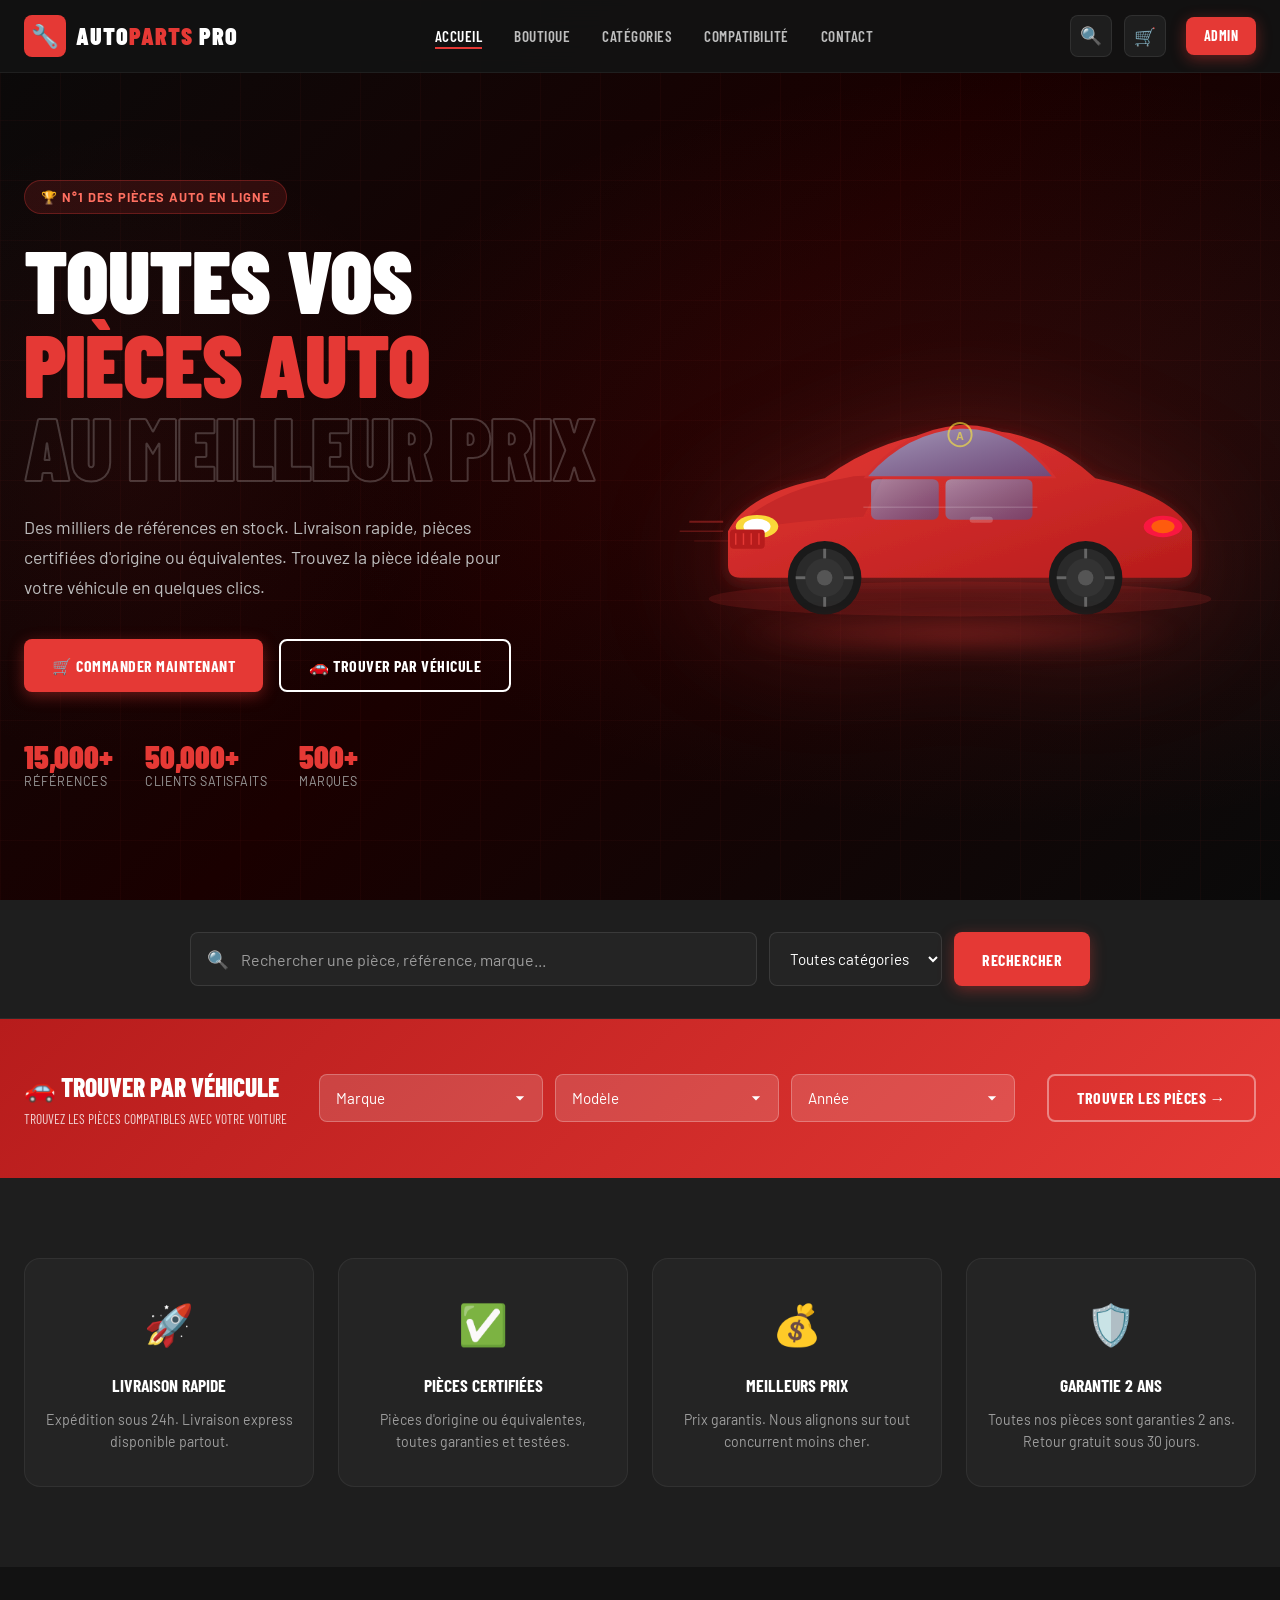
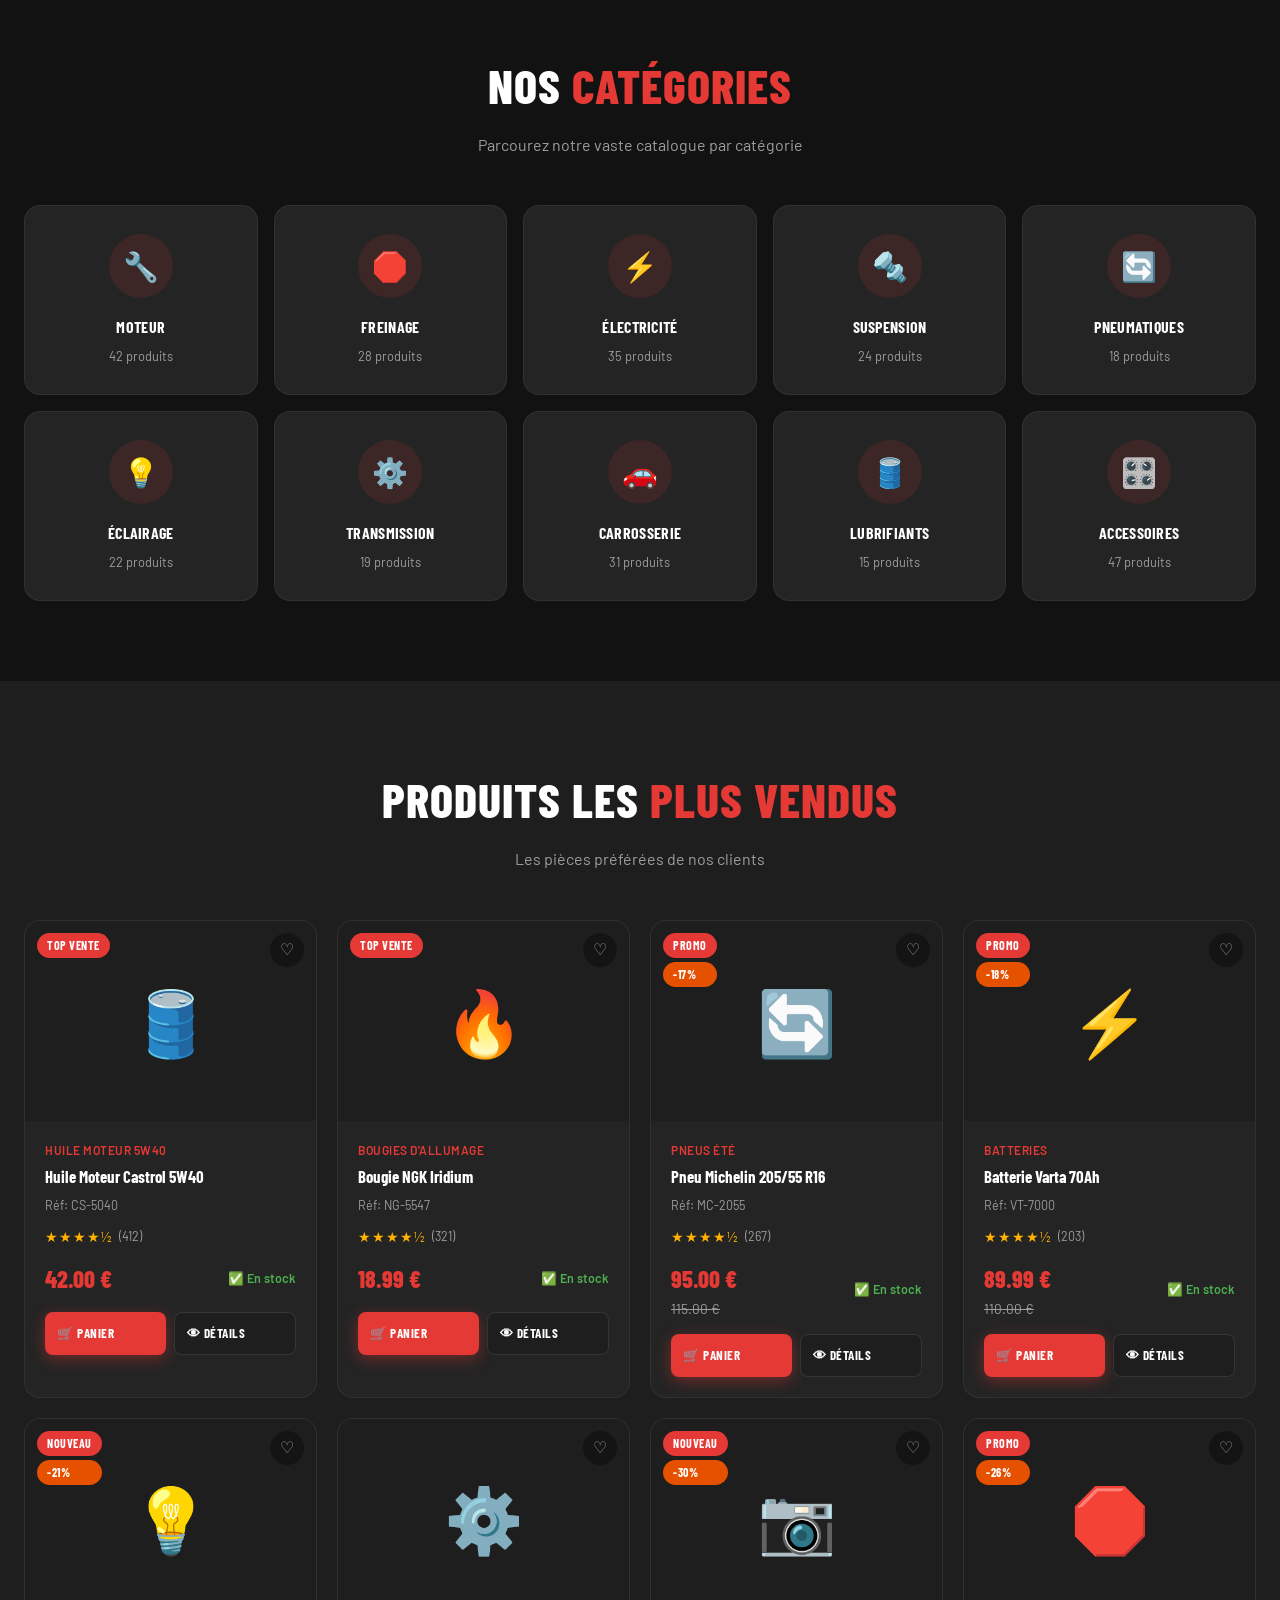
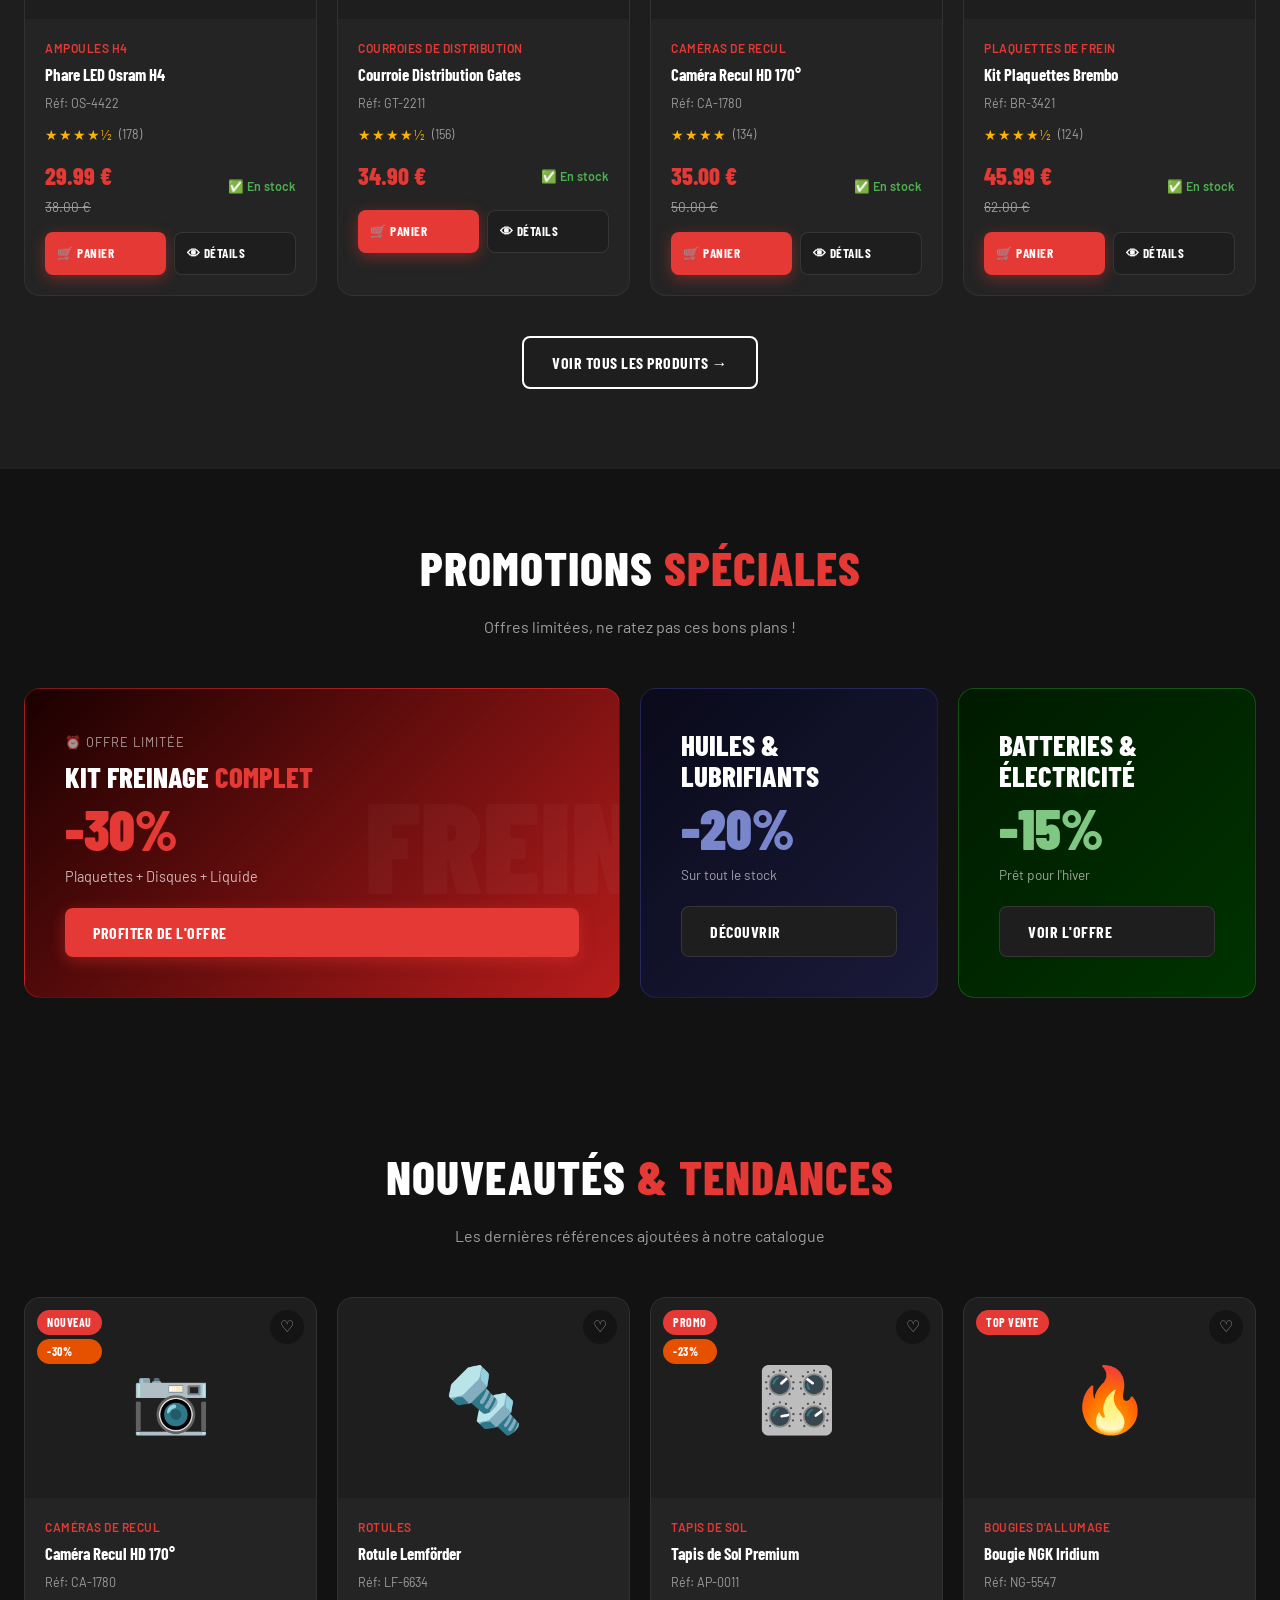
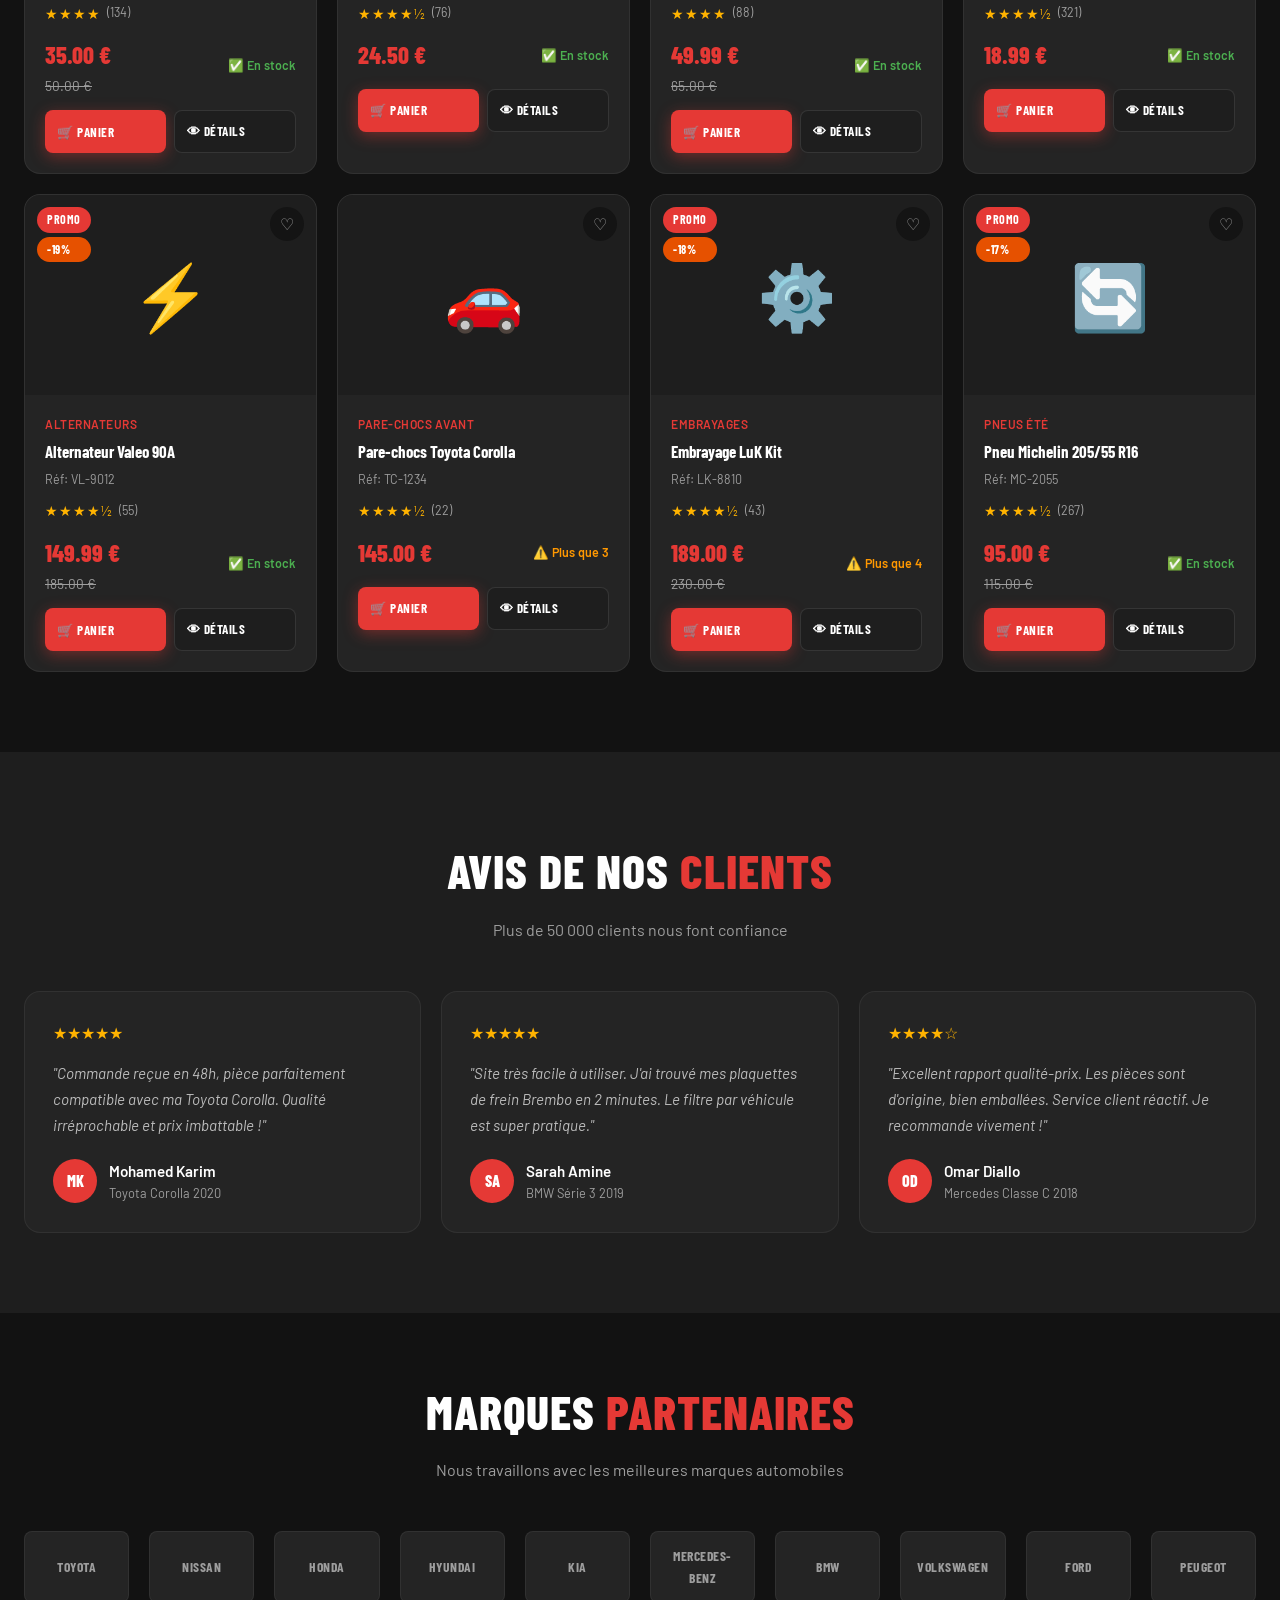
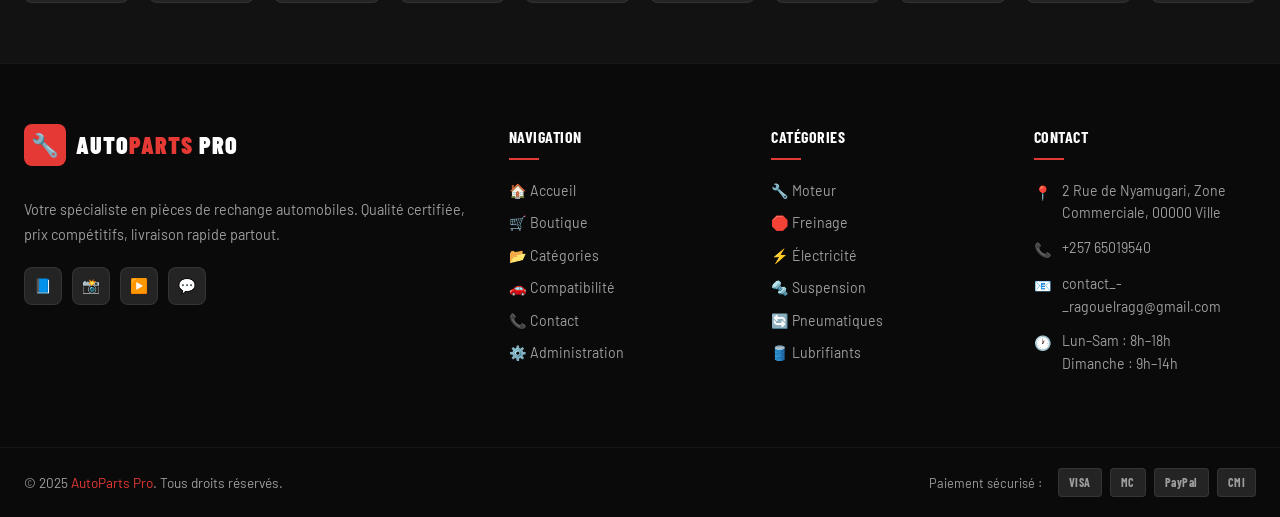
<file: index.html>
<!doctype html>
<html lang="fr">
  <head>
    <meta charset="UTF-8" />
    <meta name="viewport" content="width=device-width, initial-scale=1.0" />
    <title>AutoParts Pro - Pièces automobiles au meilleur prix</title>
    <meta
      name="description"
      content="AutoParts Pro : toutes vos pièces automobiles de rechange au meilleur prix. Freinage, moteur, suspension, électricité et plus encore."
    />
    <link rel="stylesheet" href="style.css" />
    <link
      rel="icon"
      type="image/svg+xml"
      href="data:image/svg+xml,<svg xmlns='http://www.w3.org/2000/svg' viewBox='0 0 100 100'><text y='.9em' font-size='90'>🔧</text></svg>"
    />
  </head>
  <body>
    <!-- ===== NAVBAR ===== -->
    <nav class="navbar" id="navbar">
      <div class="nav-container">
        <a href="index.html" class="nav-logo">
          <div class="logo-icon">🔧</div>
          <div class="logo-text">Auto<span>Parts</span> Pro</div>
        </a>
        <ul class="nav-links">
          <li><a href="index.html" class="active">Accueil</a></li>
          <li><a href="shop.html">Boutique</a></li>
          <li><a href="shop.html?section=categories">Catégories</a></li>
          <li><a href="shop.html?section=compat">Compatibilité</a></li>
          <li><a href="contact.html">Contact</a></li>
        </ul>
        <div class="nav-actions">
          <button
            class="nav-icon-btn"
            onclick="
              document
                .getElementById('search-section')
                .scrollIntoView({ behavior: 'smooth' })
            "
            title="Recherche"
          >
            🔍
          </button>
          <a href="cart.html" class="nav-icon-btn" title="Panier">
            🛒
            <span class="cart-count" style="display: none">0</span>
          </a>
          <a
            href="admin/index.html"
            class="btn btn-primary btn-sm"
            style="margin-left: 8px"
            >Admin</a
          >
        </div>
        <div class="hamburger" id="hamburger">
          <span></span><span></span><span></span>
        </div>
      </div>
      <div class="mobile-menu" id="mobile-menu">
        <a href="index.html">🏠 Accueil</a>
        <a href="shop.html">🛒 Boutique</a>
        <a href="shop.html?section=categories">📂 Catégories</a>
        <a href="shop.html?section=compat">🚗 Compatibilité</a>
        <a href="contact.html">📞 Contact</a>
        <a href="cart.html">🛒 Mon Panier</a>
      </div>
    </nav>

    <!-- ===== HERO ===== -->
    <section class="hero">
      <div class="hero-grid"></div>
      <div class="hero-content container">
        <div class="hero-text">
          <div class="hero-badge">🏆 N°1 des pièces auto en ligne</div>
          <h1 class="hero-title">
            <span>Toutes vos</span>
            <span class="accent">Pièces Auto</span>
            <span class="outline">Au meilleur prix</span>
          </h1>
          <p class="hero-desc">
            Des milliers de références en stock. Livraison rapide, pièces
            certifiées d'origine ou équivalentes. Trouvez la pièce idéale pour
            votre véhicule en quelques clics.
          </p>
          <div class="hero-actions">
            <a href="shop.html" class="btn btn-primary"
              >🛒 Commander maintenant</a
            >
            <a href="shop.html?section=compat" class="btn btn-outline"
              >🚗 Trouver par véhicule</a
            >
          </div>
          <div class="hero-stats">
            <div class="hero-stat">
              <div class="hero-stat-num">
                <span data-count="15000" data-suffix="+">0</span>
              </div>
              <div class="hero-stat-label">Références</div>
            </div>
            <div class="hero-stat">
              <div class="hero-stat-num">
                <span data-count="50000" data-suffix="+">0</span>
              </div>
              <div class="hero-stat-label">Clients satisfaits</div>
            </div>
            <div class="hero-stat">
              <div class="hero-stat-num">
                <span data-count="500" data-suffix="+">0</span>
              </div>
              <div class="hero-stat-label">Marques</div>
            </div>
          </div>
        </div>
        <div class="hero-visual">
          <div class="hero-car-wrapper">
            <svg
              class="hero-car-svg"
              viewBox="0 0 600 300"
              xmlns="http://www.w3.org/2000/svg"
            >
              <defs>
                <linearGradient
                  id="carBody"
                  x1="0%"
                  y1="0%"
                  x2="100%"
                  y2="100%"
                >
                  <stop offset="0%" stop-color="#E53935" />
                  <stop offset="100%" stop-color="#B71C1C" />
                </linearGradient>
                <linearGradient
                  id="carGlass"
                  x1="0%"
                  y1="0%"
                  x2="100%"
                  y2="100%"
                >
                  <stop offset="0%" stop-color="#90CAF9" stop-opacity="0.8" />
                  <stop offset="100%" stop-color="#1565C0" stop-opacity="0.6" />
                </linearGradient>
                <filter id="carShadow">
                  <feDropShadow
                    dx="0"
                    dy="4"
                    stdDeviation="8"
                    flood-color="#E53935"
                    flood-opacity="0.3"
                  />
                </filter>
              </defs>
              <!-- Car body -->
              <ellipse
                cx="300"
                cy="270"
                rx="260"
                ry="18"
                fill="rgba(229,57,53,0.15)"
              />
              <!-- Main body -->
              <path
                d="M60 200 Q80 160 160 145 Q220 100 300 95 Q380 90 440 145 Q520 162 540 200 L540 235 Q540 248 527 248 L73 248 Q60 248 60 235 Z"
                fill="url(#carBody)"
                filter="url(#carShadow)"
              />
              <!-- Hood -->
              <path
                d="M65 200 Q120 190 200 185 L220 145 Q200 140 180 145 Q120 155 80 185 Z"
                fill="#C62828"
              />
              <!-- Roof -->
              <path
                d="M200 145 Q240 95 300 90 Q360 88 400 145 Z"
                fill="#D32F2F"
              />
              <!-- Windshield -->
              <path
                d="M205 143 Q245 98 300 94 Q355 92 395 143 Z"
                fill="url(#carGlass)"
                opacity="0.85"
              />
              <!-- Side window -->
              <rect
                x="208"
                y="146"
                width="70"
                height="42"
                rx="6"
                fill="url(#carGlass)"
                opacity="0.7"
              />
              <rect
                x="285"
                y="146"
                width="90"
                height="42"
                rx="6"
                fill="url(#carGlass)"
                opacity="0.7"
              />
              <!-- Front lights -->
              <ellipse
                cx="90"
                cy="195"
                rx="22"
                ry="12"
                fill="#FFEB3B"
                opacity="0.9"
              />
              <ellipse cx="90" cy="195" rx="14" ry="8" fill="#FFFFFF" />
              <!-- Rear lights -->
              <ellipse
                cx="510"
                cy="195"
                rx="20"
                ry="11"
                fill="#FF1744"
                opacity="0.9"
              />
              <ellipse
                cx="510"
                cy="195"
                rx="12"
                ry="7"
                fill="#FF6D00"
                opacity="0.8"
              />
              <!-- Front wheel -->
              <circle cx="160" cy="248" r="38" fill="#1A1A1A" />
              <circle cx="160" cy="248" r="30" fill="#2A2A2A" />
              <circle cx="160" cy="248" r="20" fill="#333" />
              <circle cx="160" cy="248" r="8" fill="#555" />
              <!-- Wheel spokes -->
              <line
                x1="160"
                y1="218"
                x2="160"
                y2="228"
                stroke="#666"
                stroke-width="3"
              />
              <line
                x1="160"
                y1="268"
                x2="160"
                y2="278"
                stroke="#666"
                stroke-width="3"
              />
              <line
                x1="130"
                y1="248"
                x2="140"
                y2="248"
                stroke="#666"
                stroke-width="3"
              />
              <line
                x1="180"
                y1="248"
                x2="190"
                y2="248"
                stroke="#666"
                stroke-width="3"
              />
              <!-- Rear wheel -->
              <circle cx="430" cy="248" r="38" fill="#1A1A1A" />
              <circle cx="430" cy="248" r="30" fill="#2A2A2A" />
              <circle cx="430" cy="248" r="20" fill="#333" />
              <circle cx="430" cy="248" r="8" fill="#555" />
              <line
                x1="430"
                y1="218"
                x2="430"
                y2="228"
                stroke="#666"
                stroke-width="3"
              />
              <line
                x1="430"
                y1="268"
                x2="430"
                y2="278"
                stroke="#666"
                stroke-width="3"
              />
              <line
                x1="400"
                y1="248"
                x2="410"
                y2="248"
                stroke="#666"
                stroke-width="3"
              />
              <line
                x1="450"
                y1="248"
                x2="460"
                y2="248"
                stroke="#666"
                stroke-width="3"
              />
              <!-- Door line -->
              <path
                d="M200 175 L380 175"
                stroke="rgba(255,255,255,0.15)"
                stroke-width="1.5"
                fill="none"
              />
              <!-- Door handle -->
              <rect
                x="310"
                y="185"
                width="24"
                height="6"
                rx="3"
                fill="rgba(255,255,255,0.2)"
              />
              <!-- Grill -->
              <rect
                x="62"
                y="198"
                width="36"
                height="20"
                rx="4"
                fill="#B71C1C"
              />
              <line
                x1="68"
                y1="202"
                x2="68"
                y2="214"
                stroke="#E53935"
                stroke-width="1.5"
              />
              <line
                x1="76"
                y1="202"
                x2="76"
                y2="214"
                stroke="#E53935"
                stroke-width="1.5"
              />
              <line
                x1="84"
                y1="202"
                x2="84"
                y2="214"
                stroke="#E53935"
                stroke-width="1.5"
              />
              <line
                x1="92"
                y1="202"
                x2="92"
                y2="214"
                stroke="#E53935"
                stroke-width="1.5"
              />
              <!-- Logo on hood -->
              <circle
                cx="300"
                cy="100"
                r="12"
                fill="none"
                stroke="#FFEB3B"
                stroke-width="2"
                opacity="0.6"
              />
              <text
                x="300"
                y="105"
                text-anchor="middle"
                fill="#FFEB3B"
                font-size="12"
                font-weight="bold"
                opacity="0.6"
              >
                A
              </text>
              <!-- Speed lines -->
              <line
                x1="20"
                y1="190"
                x2="55"
                y2="190"
                stroke="rgba(229,57,53,0.4)"
                stroke-width="2"
              />
              <line
                x1="10"
                y1="200"
                x2="55"
                y2="200"
                stroke="rgba(229,57,53,0.3)"
                stroke-width="1.5"
              />
              <line
                x1="25"
                y1="210"
                x2="60"
                y2="210"
                stroke="rgba(229,57,53,0.2)"
                stroke-width="1"
              />
            </svg>
            <div class="hero-glow"></div>
          </div>
        </div>
      </div>
    </section>

    <!-- ===== SEARCH ===== -->
    <section class="search-section" id="search-section">
      <div class="container">
        <div class="search-wrapper">
          <div class="search-box">
            <span class="search-icon">🔍</span>
            <input
              type="text"
              id="hero-search"
              placeholder="Rechercher une pièce, référence, marque..."
              autocomplete="off"
            />
          </div>
          <select class="search-select" id="hero-cat">
            <option value="">Toutes catégories</option>
            <option value="moteur">Moteur</option>
            <option value="freinage">Freinage</option>
            <option value="electricite">Électricité</option>
            <option value="suspension">Suspension</option>
            <option value="pneumatiques">Pneumatiques</option>
            <option value="eclairage">Éclairage</option>
            <option value="transmission">Transmission</option>
            <option value="carrosserie">Carrosserie</option>
            <option value="lubrifiants">Lubrifiants</option>
            <option value="accessoires">Accessoires</option>
          </select>
          <button class="btn btn-primary" id="hero-search-btn">
            Rechercher
          </button>
        </div>
      </div>
    </section>

    <!-- ===== VEHICLE FINDER ===== -->
    <section class="vehicle-finder">
      <div class="container">
        <div class="finder-inner">
          <div class="finder-title">
            🚗 Trouver par véhicule
            <small>Trouvez les pièces compatibles avec votre voiture</small>
          </div>
          <div class="finder-selects">
            <select class="finder-select" id="finder-brand">
              <option value="">Marque</option>
            </select>
            <select class="finder-select" id="finder-model">
              <option value="">Modèle</option>
            </select>
            <select class="finder-select" id="finder-year">
              <option value="">Année</option>
            </select>
          </div>
          <button
            class="btn btn-outline"
            id="finder-search-btn"
            style="border-color: rgba(255, 255, 255, 0.4)"
          >
            Trouver les pièces →
          </button>
        </div>
      </div>
    </section>

    <!-- ===== WHY US ===== -->
    <section class="whyus-section">
      <div class="container">
        <div class="whyus-grid">
          <div class="whyus-card">
            <span class="whyus-icon">🚀</span>
            <div class="whyus-title">Livraison Rapide</div>
            <div class="whyus-desc">
              Expédition sous 24h. Livraison express disponible partout.
            </div>
          </div>
          <div class="whyus-card">
            <span class="whyus-icon">✅</span>
            <div class="whyus-title">Pièces Certifiées</div>
            <div class="whyus-desc">
              Pièces d'origine ou équivalentes, toutes garanties et testées.
            </div>
          </div>
          <div class="whyus-card">
            <span class="whyus-icon">💰</span>
            <div class="whyus-title">Meilleurs Prix</div>
            <div class="whyus-desc">
              Prix garantis. Nous alignons sur tout concurrent moins cher.
            </div>
          </div>
          <div class="whyus-card">
            <span class="whyus-icon">🛡️</span>
            <div class="whyus-title">Garantie 2 Ans</div>
            <div class="whyus-desc">
              Toutes nos pièces sont garanties 2 ans. Retour gratuit sous 30
              jours.
            </div>
          </div>
        </div>
      </div>
    </section>

    <!-- ===== CATEGORIES ===== -->
    <section class="categories-section">
      <div class="container">
        <div class="section-header">
          <h2 class="section-title">Nos <span>Catégories</span></h2>
          <p class="section-subtitle">
            Parcourez notre vaste catalogue par catégorie
          </p>
        </div>
        <div class="categories-grid" id="categories-grid"></div>
      </div>
    </section>

    <!-- ===== BEST SELLERS ===== -->
    <section class="products-section">
      <div class="container">
        <div class="section-header">
          <h2 class="section-title">Produits les <span>Plus Vendus</span></h2>
          <p class="section-subtitle">Les pièces préférées de nos clients</p>
        </div>
        <div class="products-grid" id="bestsellers-grid"></div>
        <div style="text-align: center; margin-top: 40px">
          <a href="shop.html" class="btn btn-outline"
            >Voir tous les produits →</a
          >
        </div>
      </div>
    </section>

    <!-- ===== PROMOS ===== -->
    <section class="promo-section">
      <div class="container">
        <div class="section-header">
          <h2 class="section-title">Promotions <span>Spéciales</span></h2>
          <p class="section-subtitle">
            Offres limitées, ne ratez pas ces bons plans !
          </p>
        </div>
        <div class="promo-grid">
          <div class="promo-card promo-card-1">
            <div class="promo-bg-text">FREIN</div>
            <div class="promo-label">⏰ Offre limitée</div>
            <div class="promo-title">Kit Freinage <span>Complet</span></div>
            <div class="promo-disc">-30%</div>
            <p
              style="
                color: rgba(255, 255, 255, 0.7);
                font-size: 0.9rem;
                margin-top: 8px;
              "
            >
              Plaquettes + Disques + Liquide
            </p>
            <a href="shop.html?cat=freinage" class="btn btn-primary promo-btn"
              >Profiter de l'offre</a
            >
          </div>
          <div class="promo-card promo-card-2">
            <div class="promo-title">Huiles & <br />Lubrifiants</div>
            <div class="promo-disc" style="color: #7986cb">-20%</div>
            <p
              style="
                color: rgba(255, 255, 255, 0.6);
                font-size: 0.85rem;
                margin-top: 8px;
              "
            >
              Sur tout le stock
            </p>
            <a href="shop.html?cat=lubrifiants" class="btn btn-dark promo-btn"
              >Découvrir</a
            >
          </div>
          <div class="promo-card promo-card-3">
            <div class="promo-title">Batteries & <br />Électricité</div>
            <div class="promo-disc" style="color: #81c784">-15%</div>
            <p
              style="
                color: rgba(255, 255, 255, 0.6);
                font-size: 0.85rem;
                margin-top: 8px;
              "
            >
              Prêt pour l'hiver
            </p>
            <a href="shop.html?cat=electricite" class="btn btn-dark promo-btn"
              >Voir l'offre</a
            >
          </div>
        </div>
      </div>
    </section>

    <!-- ===== NEW ARRIVALS ===== -->
    <section class="products-section" style="background: var(--black)">
      <div class="container">
        <div class="section-header">
          <h2 class="section-title">Nouveautés <span>&amp; Tendances</span></h2>
          <p class="section-subtitle">
            Les dernières références ajoutées à notre catalogue
          </p>
        </div>
        <div class="products-grid" id="new-grid"></div>
      </div>
    </section>

    <!-- ===== TESTIMONIALS ===== -->
    <section class="testimonials-section">
      <div class="container">
        <div class="section-header">
          <h2 class="section-title">Avis de nos <span>Clients</span></h2>
          <p class="section-subtitle">
            Plus de 50 000 clients nous font confiance
          </p>
        </div>
        <div class="testimonials-grid">
          <div class="testimonial-card">
            <div class="testimonial-stars">★★★★★</div>
            <p class="testimonial-text">
              "Commande reçue en 48h, pièce parfaitement compatible avec ma
              Toyota Corolla. Qualité irréprochable et prix imbattable !"
            </p>
            <div class="testimonial-author">
              <div class="author-avatar">MK</div>
              <div>
                <div class="author-name">Mohamed Karim</div>
                <div class="author-car">Toyota Corolla 2020</div>
              </div>
            </div>
          </div>
          <div class="testimonial-card">
            <div class="testimonial-stars">★★★★★</div>
            <p class="testimonial-text">
              "Site très facile à utiliser. J'ai trouvé mes plaquettes de frein
              Brembo en 2 minutes. Le filtre par véhicule est super pratique."
            </p>
            <div class="testimonial-author">
              <div class="author-avatar">SA</div>
              <div>
                <div class="author-name">Sarah Amine</div>
                <div class="author-car">BMW Série 3 2019</div>
              </div>
            </div>
          </div>
          <div class="testimonial-card">
            <div class="testimonial-stars">★★★★☆</div>
            <p class="testimonial-text">
              "Excellent rapport qualité-prix. Les pièces sont d'origine, bien
              emballées. Service client réactif. Je recommande vivement !"
            </p>
            <div class="testimonial-author">
              <div class="author-avatar">OD</div>
              <div>
                <div class="author-name">Omar Diallo</div>
                <div class="author-car">Mercedes Classe C 2018</div>
              </div>
            </div>
          </div>
        </div>
      </div>
    </section>

    <!-- ===== BRANDS ===== -->
    <section class="brands-section">
      <div class="container">
        <div class="section-header">
          <h2 class="section-title">Marques <span>Partenaires</span></h2>
          <p class="section-subtitle">
            Nous travaillons avec les meilleures marques automobiles
          </p>
        </div>
        <div class="brands-grid" id="brands-grid"></div>
      </div>
    </section>

    <!-- ===== FOOTER ===== -->
    <footer class="footer">
      <div class="footer-main">
        <div class="container">
          <div class="footer-grid">
            <div>
              <a
                href="index.html"
                class="nav-logo"
                style="display: inline-flex; margin-bottom: 16px"
              >
                <div class="logo-icon">🔧</div>
                <div class="logo-text">Auto<span>Parts</span> Pro</div>
              </a>
              <p class="footer-brand-desc">
                Votre spécialiste en pièces de rechange automobiles. Qualité
                certifiée, prix compétitifs, livraison rapide partout.
              </p>
              <div class="footer-socials">
                <div class="social-btn" title="Facebook">📘</div>
                <div class="social-btn" title="Instagram">📸</div>
                <div class="social-btn" title="YouTube">▶️</div>
                <div class="social-btn" title="WhatsApp">💬</div>
              </div>
            </div>
            <div>
              <h4 class="footer-heading">Navigation</h4>
              <div class="footer-links">
                <a href="index.html">🏠 Accueil</a>
                <a href="shop.html">🛒 Boutique</a>
                <a href="shop.html?section=categories">📂 Catégories</a>
                <a href="shop.html?section=compat">🚗 Compatibilité</a>
                <a href="contact.html">📞 Contact</a>
                <a href="admin/index.html">⚙️ Administration</a>
              </div>
            </div>
            <div>
              <h4 class="footer-heading">Catégories</h4>
              <div class="footer-links">
                <a href="shop.html?cat=moteur">🔧 Moteur</a>
                <a href="shop.html?cat=freinage">🛑 Freinage</a>
                <a href="shop.html?cat=electricite">⚡ Électricité</a>
                <a href="shop.html?cat=suspension">🔩 Suspension</a>
                <a href="shop.html?cat=pneumatiques">🔄 Pneumatiques</a>
                <a href="shop.html?cat=lubrifiants">🛢️ Lubrifiants</a>
              </div>
            </div>
            <div>
              <h4 class="footer-heading">Contact</h4>
              <div class="footer-contact-item">
                <span class="icon">📍</span> 2 Rue de Nyamugari, Zone
                Commerciale, 00000 Ville
              </div>
              <div class="footer-contact-item">
                <span class="icon">📞</span> +257 65019540
              </div>
              <div class="footer-contact-item">
                <span class="icon">📧</span> contact_-_ragouelragg@gmail.com
              </div>
              <div class="footer-contact-item">
                <span class="icon">🕐</span> Lun–Sam : 8h–18h<br />Dimanche :
                9h–14h
              </div>
            </div>
          </div>
        </div>
      </div>
      <div class="footer-bottom">
        <div class="container">
          <div class="footer-bottom-inner">
            <p class="footer-copy">
              © 2025 <span>AutoParts Pro</span>. Tous droits réservés.
            </p>
            <div class="footer-payments">
              <span
                style="
                  font-size: 0.8rem;
                  color: var(--gray-dark);
                  margin-right: 8px;
                "
                >Paiement sécurisé :</span
              >
              <div class="payment-icon">VISA</div>
              <div class="payment-icon">MC</div>
              <div class="payment-icon">PayPal</div>
              <div class="payment-icon">CMI</div>
            </div>
          </div>
        </div>
      </div>
    </footer>

    <script src="main.js"></script>
    <script>
      document.addEventListener("DOMContentLoaded", () => {
        // Render categories
        renderCategories("categories-grid");

        // Render bestsellers (top 8 by reviews)
        const bestsellers = [...PRODUCTS]
          .sort((a, b) => b.reviews - a.reviews)
          .slice(0, 8);
        renderProducts("bestsellers-grid", bestsellers);

        // Render new arrivals
        const newArr = [...PRODUCTS].slice(-8).reverse();
        renderProducts("new-grid", newArr);

        // Render brands
        renderBrands("brands-grid");

        // Hero search button
        document
          .getElementById("hero-search-btn")
          .addEventListener("click", () => {
            const q = document.getElementById("hero-search").value.trim();
            const cat = document.getElementById("hero-cat").value;
            let url = "shop.html?";
            if (q) url += `q=${encodeURIComponent(q)}&`;
            if (cat) url += `cat=${cat}`;
            window.location.href = url;
          });

        document
          .getElementById("hero-search")
          .addEventListener("keypress", (e) => {
            if (e.key === "Enter")
              document.getElementById("hero-search-btn").click();
          });

        // Finder
        document
          .getElementById("finder-search-btn")
          .addEventListener("click", () => {
            const brand = document.getElementById("finder-brand").value;
            const model = document.getElementById("finder-model").value;
            const year = document.getElementById("finder-year").value;
            let url = `shop.html?brand=${brand}`;
            if (model) url += `&model=${model}`;
            if (year) url += `&year=${year}`;
            window.location.href = url;
          });
      });
    </script>
  </body>
</html>
</file>
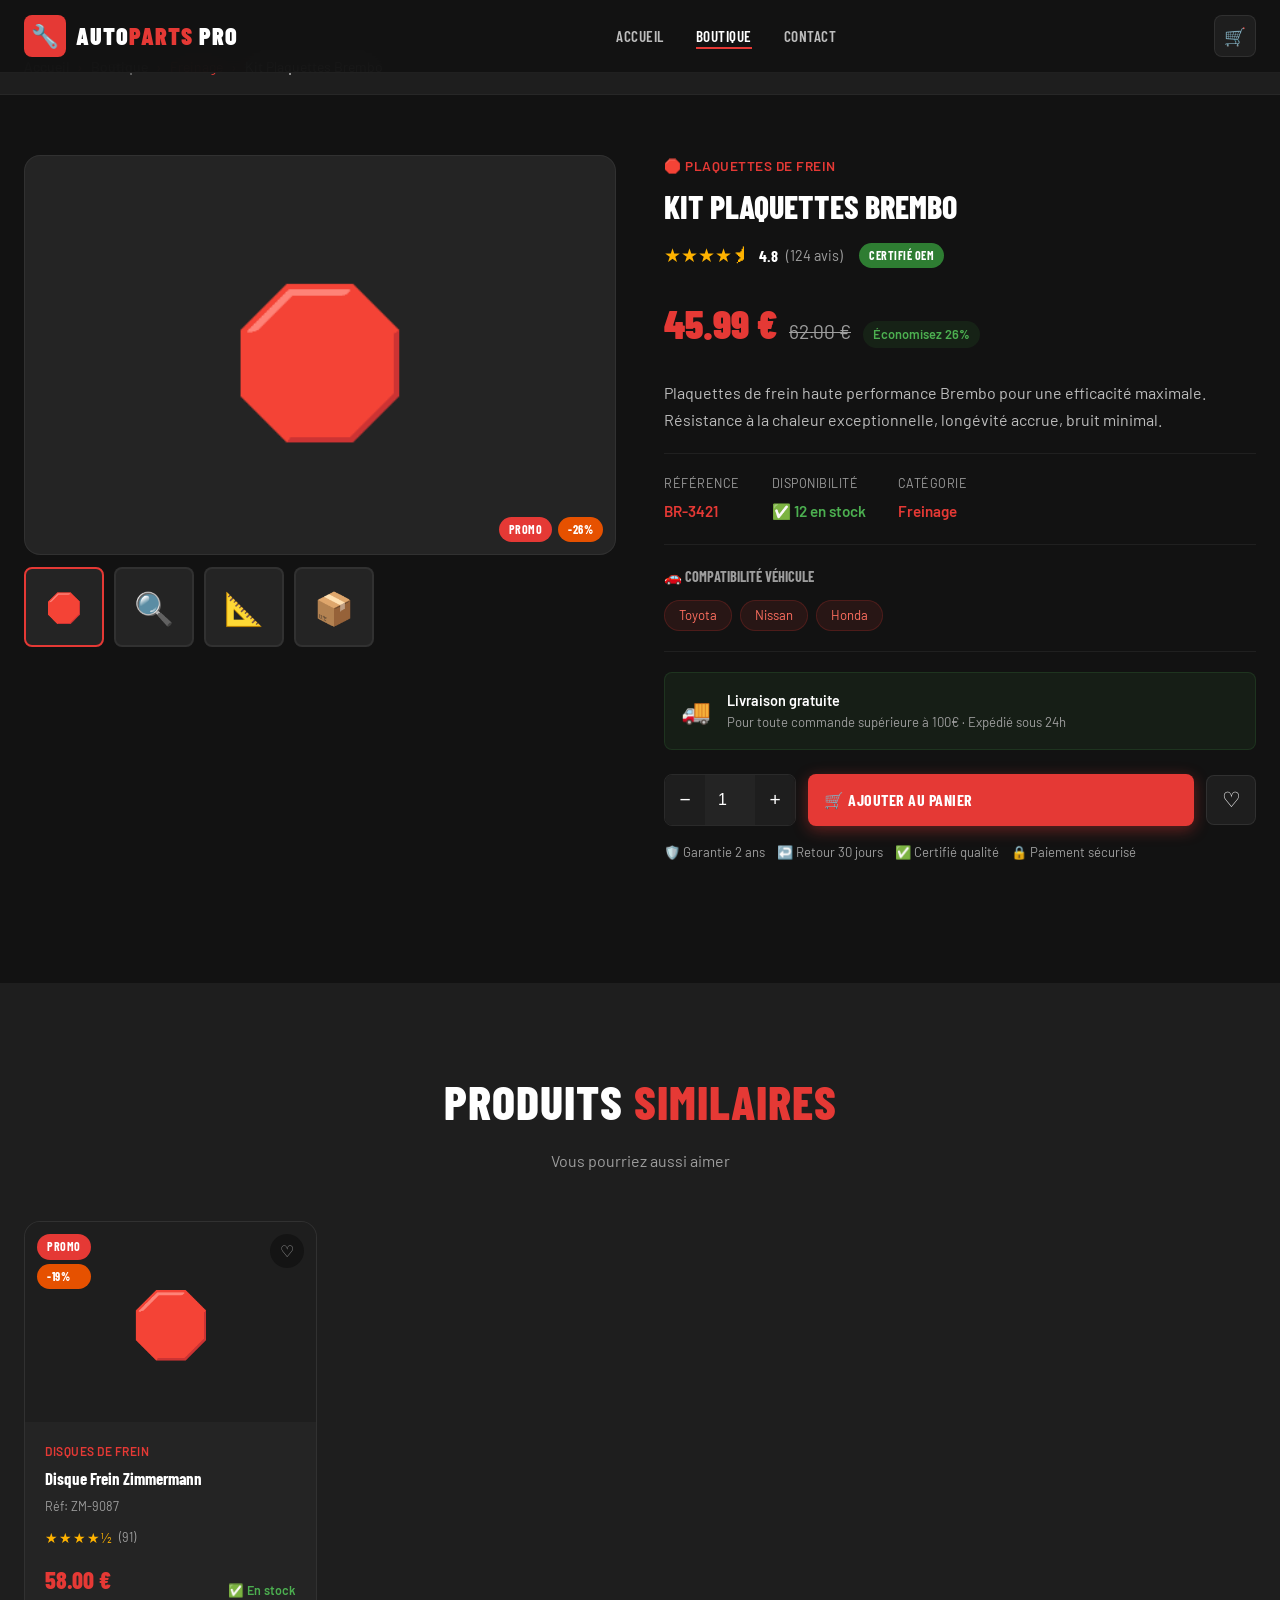
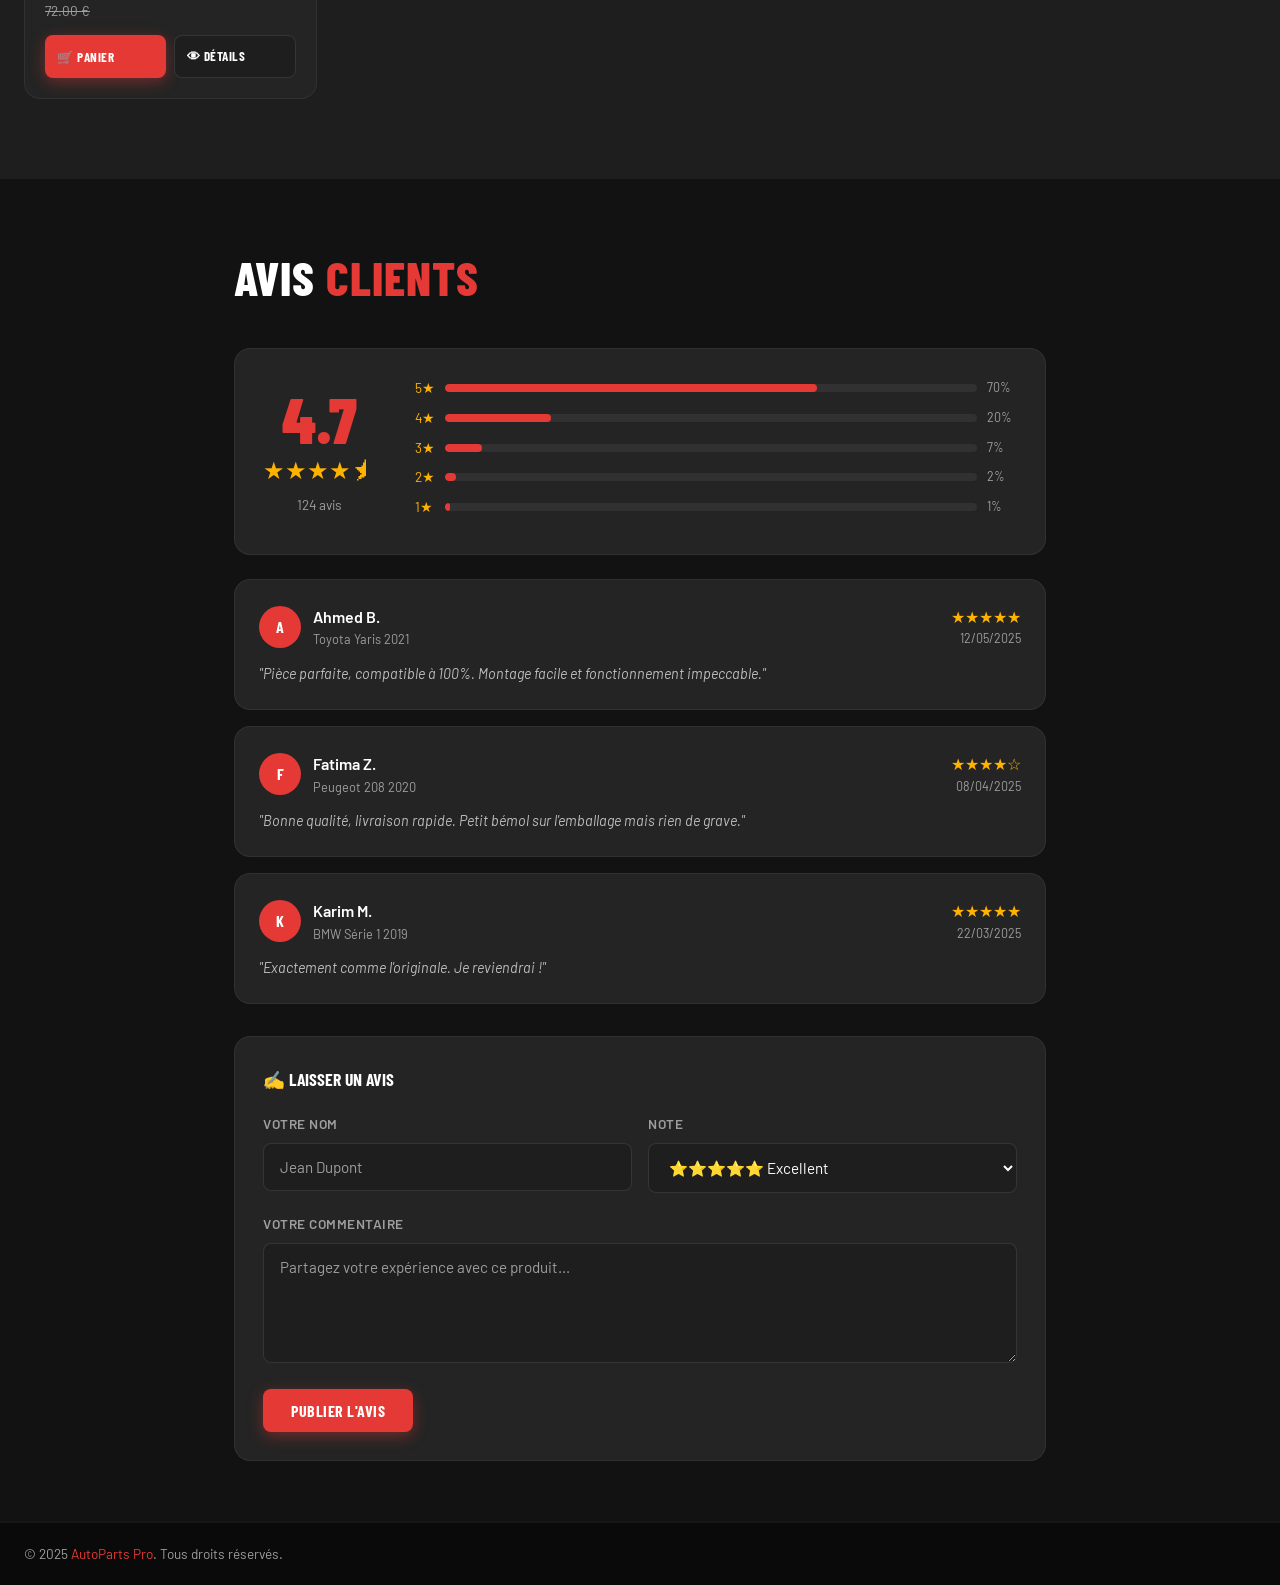
<file: product.html>
<!doctype html>
<html lang="fr">
  <head>
    <meta charset="UTF-8" />
    <meta name="viewport" content="width=device-width, initial-scale=1.0" />
    <title>Détail Produit - AutoParts Pro</title>
    <link rel="stylesheet" href="style.css" />
  </head>
  <body>
    <nav class="navbar" id="navbar">
      <div class="nav-container">
        <a href="index.html" class="nav-logo">
          <div class="logo-icon">🔧</div>
          <div class="logo-text">Auto<span>Parts</span> Pro</div>
        </a>
        <ul class="nav-links">
          <li><a href="index.html">Accueil</a></li>
          <li><a href="shop.html" class="active">Boutique</a></li>
          <li><a href="contact.html">Contact</a></li>
        </ul>
        <div class="nav-actions">
          <a href="cart.html" class="nav-icon-btn"
            >🛒<span class="cart-count" style="display: none">0</span></a
          >
        </div>
        <div class="hamburger" id="hamburger">
          <span></span><span></span><span></span>
        </div>
      </div>
      <div class="mobile-menu" id="mobile-menu">
        <a href="index.html">🏠 Accueil</a>
        <a href="shop.html">🛒 Boutique</a>
        <a href="cart.html">🛒 Mon Panier</a>
      </div>
    </nav>

    <!-- BREADCRUMB -->
    <div
      style="
        background: var(--black-mid);
        padding: 56px 0 16px;
        border-bottom: 1px solid rgba(255, 255, 255, 0.04);
      "
    >
      <div class="container">
        <div class="breadcrumb" style="justify-content: flex-start">
          <a href="index.html">Accueil</a>
          <span>›</span>
          <a href="shop.html">Boutique</a>
          <span>›</span>
          <span id="bc-cat">Catégorie</span>
          <span>›</span>
          <span id="bc-name" style="color: white">Produit</span>
        </div>
      </div>
    </div>

    <div class="container">
      <div class="product-detail-layout" id="product-detail">
        <div class="spinner"></div>
      </div>
    </div>

    <!-- RELATED PRODUCTS -->
    <section
      class="products-section"
      style="background: var(--black-mid); margin-top: 60px"
    >
      <div class="container">
        <div class="section-header">
          <h2 class="section-title">Produits <span>Similaires</span></h2>
          <p class="section-subtitle">Vous pourriez aussi aimer</p>
        </div>
        <div class="products-grid" id="related-grid"></div>
      </div>
    </section>

    <!-- REVIEWS SECTION -->
    <section style="padding: 60px 0; background: var(--black)">
      <div class="container" style="max-width: 860px">
        <div
          class="section-header"
          style="text-align: left; margin-bottom: 32px"
        >
          <h2 class="section-title">Avis <span>Clients</span></h2>
        </div>
        <div id="reviews-container"></div>
        <!-- Add review form -->
        <div
          style="
            background: var(--black-card);
            border: 1px solid rgba(255, 255, 255, 0.06);
            border-radius: var(--radius-lg);
            padding: 28px;
            margin-top: 32px;
          "
        >
          <h3
            style="
              font-family: var(--font-display);
              font-weight: 700;
              font-size: 1.1rem;
              text-transform: uppercase;
              margin-bottom: 20px;
            "
          >
            ✍️ Laisser un avis
          </h3>
          <div class="form-grid">
            <div class="form-group">
              <label>Votre nom</label
              ><input
                type="text"
                class="form-input"
                placeholder="Jean Dupont"
              />
            </div>
            <div class="form-group">
              <label>Note</label>
              <select class="form-input" id="review-rating">
                <option value="5">⭐⭐⭐⭐⭐ Excellent</option>
                <option value="4">⭐⭐⭐⭐ Très bien</option>
                <option value="3">⭐⭐⭐ Bien</option>
                <option value="2">⭐⭐ Moyen</option>
                <option value="1">⭐ Mauvais</option>
              </select>
            </div>
          </div>
          <div class="form-group">
            <label>Votre commentaire</label
            ><textarea
              class="form-input"
              placeholder="Partagez votre expérience avec ce produit..."
              rows="4"
            ></textarea>
          </div>
          <button class="btn btn-primary" onclick="submitReview(event)">
            Publier l'avis
          </button>
        </div>
      </div>
    </section>

    <footer class="footer">
      <div class="footer-bottom">
        <div class="container">
          <div class="footer-bottom-inner">
            <p class="footer-copy">
              © 2025 <span>AutoParts Pro</span>. Tous droits réservés.
            </p>
          </div>
        </div>
      </div>
    </footer>

    <script src="main.js"></script>
    <script>
      function getProductId() {
        return (
          parseInt(new URLSearchParams(window.location.search).get("id")) || 1
        );
      }

      function renderStars(rating) {
        let html = "";
        for (let i = 1; i <= 5; i++) {
          if (i <= Math.floor(rating)) html += "★";
          else if (i - 0.5 <= rating) html += "⯨";
          else html += "☆";
        }
        return html;
      }

      function renderProductDetail(product) {
        const detail = document.getElementById("product-detail");
        const cat = CATEGORIES.find((c) => c.id === product.cat);
        const discount = product.oldPrice
          ? Math.round((1 - product.price / product.oldPrice) * 100)
          : 0;

        // Breadcrumb
        document.getElementById("bc-cat").textContent =
          cat?.name || product.cat;
        document.getElementById("bc-name").textContent = product.name;
        document.title = `${product.name} - AutoParts Pro`;

        detail.innerHTML = `
    <!-- GALLERY -->
    <div class="product-gallery">
      <div class="gallery-main" id="gallery-main">
        <div style="font-size:9rem">${product.emoji}</div>
        <div style="position:absolute;bottom:12px;right:12px;display:flex;gap:6px">
          ${product.badge ? `<span class="badge badge-red">${product.badge}</span>` : ""}
          ${discount > 0 ? `<span class="badge badge-orange">-${discount}%</span>` : ""}
        </div>
      </div>
      <div class="gallery-thumbs">
        <div class="gallery-thumb active">${product.emoji}</div>
        <div class="gallery-thumb" style="font-size:2rem;color:var(--gray-dark)">🔍</div>
        <div class="gallery-thumb" style="font-size:2rem;color:var(--gray-dark)">📐</div>
        <div class="gallery-thumb" style="font-size:2rem;color:var(--gray-dark)">📦</div>
      </div>
    </div>

    <!-- INFO -->
    <div class="product-detail-info">
      <div class="product-detail-cat">${cat?.icon || ""} ${product.subcat}</div>
      <h1 class="product-detail-name">${product.name}</h1>
      <div class="product-detail-rating">
        <span style="color:#FFB300;font-size:1.2rem">${renderStars(product.rating)}</span>
        <span style="font-family:var(--font-display);font-weight:700;font-size:1rem">${product.rating}</span>
        <span style="color:var(--gray-dark);font-size:0.9rem">(${product.reviews} avis)</span>
        <span class="badge badge-green" style="margin-left:8px">Certifié OEM</span>
      </div>

      <div class="product-detail-price">
        <span class="price-main">${product.price.toFixed(2)} €</span>
        ${product.oldPrice ? `<span class="price-old">${product.oldPrice.toFixed(2)} €</span>` : ""}
        ${discount > 0 ? `<span class="price-saving">Économisez ${discount}%</span>` : ""}
      </div>

      <p style="color:var(--text-light);line-height:1.7;margin-bottom:20px">${product.desc}</p>

      <hr class="product-detail-divider">

      <div class="detail-meta-row">
        <div class="detail-meta-item">
          <label>Référence</label>
          <span style="color:var(--red)">${product.ref}</span>
        </div>
        <div class="detail-meta-item">
          <label>Disponibilité</label>
          <span style="color:${product.stock > 5 ? "#4CAF50" : product.stock > 0 ? "#FF9800" : "#F44336"}">
            ${product.stock === 0 ? "❌ Rupture" : product.stock < 5 ? `⚠️ ${product.stock} en stock` : `✅ ${product.stock} en stock`}
          </span>
        </div>
        <div class="detail-meta-item">
          <label>Catégorie</label>
          <span><a href="shop.html?cat=${product.cat}" style="color:var(--red)">${cat?.name}</a></span>
        </div>
      </div>

      <hr class="product-detail-divider">

      <div style="margin-bottom:20px">
        <div style="font-family:var(--font-display);font-weight:700;font-size:0.9rem;text-transform:uppercase;color:var(--gray-dark);margin-bottom:12px">🚗 Compatibilité véhicule</div>
        <div style="display:flex;flex-wrap:wrap;gap:8px">
          ${product.compat.map((c) => `<span style="padding:4px 14px;background:rgba(229,57,53,0.1);border:1px solid rgba(229,57,53,0.2);border-radius:20px;font-size:0.82rem;color:var(--red-light)">${c}</span>`).join("")}
        </div>
      </div>

      <hr class="product-detail-divider">

      <div style="display:flex;align-items:center;gap:16px;padding:16px;background:rgba(76,175,80,0.08);border:1px solid rgba(76,175,80,0.15);border-radius:var(--radius);margin-bottom:20px">
        <span style="font-size:1.5rem">🚚</span>
        <div>
          <div style="font-weight:600;font-size:0.9rem">Livraison gratuite</div>
          <div style="font-size:0.82rem;color:var(--gray-dark)">Pour toute commande supérieure à 100€ · Expédié sous 24h</div>
        </div>
      </div>

      <div class="add-cart-row">
        <div class="qty-selector">
          <button onclick="changeQty(-1)">−</button>
          <input type="number" id="qty-input" value="1" min="1" max="${product.stock || 1}">
          <button onclick="changeQty(1)">+</button>
        </div>
        <button class="btn btn-primary" style="flex:1;padding:16px" onclick="addToCartDetail(${product.id})" ${product.stock === 0 ? "disabled" : ""}>
          🛒 Ajouter au panier
        </button>
        <button class="nav-icon-btn" style="width:50px;height:50px;font-size:1.3rem" title="Ajouter aux favoris" onclick="this.textContent='♥';this.style.background='var(--red)'">♡</button>
      </div>

      <div style="display:flex;gap:12px;margin-top:16px;flex-wrap:wrap">
        <div style="display:flex;align-items:center;gap:6px;font-size:0.82rem;color:var(--gray-dark)">🛡️ Garantie 2 ans</div>
        <div style="display:flex;align-items:center;gap:6px;font-size:0.82rem;color:var(--gray-dark)">↩️ Retour 30 jours</div>
        <div style="display:flex;align-items:center;gap:6px;font-size:0.82rem;color:var(--gray-dark)">✅ Certifié qualité</div>
        <div style="display:flex;align-items:center;gap:6px;font-size:0.82rem;color:var(--gray-dark)">🔒 Paiement sécurisé</div>
      </div>
    </div>
  `;

        // Gallery thumb click
        document.querySelectorAll(".gallery-thumb").forEach((t, i) => {
          t.addEventListener("click", function () {
            document
              .querySelectorAll(".gallery-thumb")
              .forEach((tt) => tt.classList.remove("active"));
            this.classList.add("active");
          });
        });
      }

      window.changeQty = function (delta) {
        const input = document.getElementById("qty-input");
        const val = parseInt(input.value) + delta;
        if (val >= 1 && val <= parseInt(input.max)) input.value = val;
      };

      window.addToCartDetail = function (id) {
        const qty = parseInt(document.getElementById("qty-input").value);
        for (let i = 0; i < qty; i++) Cart.add(id, 1);
      };

      function renderReviews(product) {
        const sampleReviews = [
          {
            name: "Ahmed B.",
            car: "Toyota Yaris 2021",
            rating: 5,
            date: "12/05/2025",
            text: "Pièce parfaite, compatible à 100%. Montage facile et fonctionnement impeccable.",
          },
          {
            name: "Fatima Z.",
            car: "Peugeot 208 2020",
            rating: 4,
            date: "08/04/2025",
            text: "Bonne qualité, livraison rapide. Petit bémol sur l'emballage mais rien de grave.",
          },
          {
            name: "Karim M.",
            car: "BMW Série 1 2019",
            rating: 5,
            date: "22/03/2025",
            text: "Exactement comme l'originale. Je reviendrai !",
          },
        ];

        const container = document.getElementById("reviews-container");
        const avgRating = (
          sampleReviews.reduce((s, r) => s + r.rating, 0) / sampleReviews.length
        ).toFixed(1);

        let html = `
    <div style="display:flex;gap:40px;align-items:center;background:var(--black-card);border:1px solid rgba(255,255,255,0.06);border-radius:var(--radius-lg);padding:28px;margin-bottom:24px">
      <div style="text-align:center">
        <div style="font-family:var(--font-display);font-size:4rem;font-weight:900;color:var(--red);line-height:1">${avgRating}</div>
        <div style="color:#FFB300;font-size:1.5rem">${renderStars(parseFloat(avgRating))}</div>
        <div style="font-size:0.85rem;color:var(--gray-dark);margin-top:4px">${product.reviews} avis</div>
      </div>
      <div style="flex:1">
        ${[5, 4, 3, 2, 1]
          .map((n) => {
            const cnt =
              n === 5 ? 70 : n === 4 ? 20 : n === 3 ? 7 : n === 2 ? 2 : 1;
            return `<div style="display:flex;align-items:center;gap:10px;margin-bottom:8px">
            <span style="font-size:0.85rem;width:20px;color:#FFB300">${n}★</span>
            <div style="flex:1;height:8px;background:rgba(255,255,255,0.06);border-radius:4px;overflow:hidden">
              <div style="height:100%;background:var(--red);border-radius:4px;width:${cnt}%"></div>
            </div>
            <span style="font-size:0.78rem;color:var(--gray-dark);width:30px">${cnt}%</span>
          </div>`;
          })
          .join("")}
      </div>
    </div>`;

        html += sampleReviews
          .map(
            (r) => `
    <div style="background:var(--black-card);border:1px solid rgba(255,255,255,0.06);border-radius:var(--radius-lg);padding:24px;margin-bottom:16px">
      <div style="display:flex;justify-content:space-between;align-items:flex-start;margin-bottom:12px">
        <div style="display:flex;align-items:center;gap:12px">
          <div style="width:42px;height:42px;background:var(--red);border-radius:50%;display:flex;align-items:center;justify-content:center;font-family:var(--font-display);font-weight:700">${r.name[0]}</div>
          <div>
            <div style="font-weight:600">${r.name}</div>
            <div style="font-size:0.8rem;color:var(--gray-dark)">${r.car}</div>
          </div>
        </div>
        <div style="text-align:right">
          <div style="color:#FFB300">${"★".repeat(r.rating)}${"☆".repeat(5 - r.rating)}</div>
          <div style="font-size:0.78rem;color:var(--gray-dark)">${r.date}</div>
        </div>
      </div>
      <p style="color:var(--text-light);font-size:0.9rem;line-height:1.6;font-style:italic">"${r.text}"</p>
    </div>`,
          )
          .join("");

        container.innerHTML = html;
      }

      window.submitReview = function (e) {
        showNotification(
          "✅ Avis publié",
          "Merci pour votre retour !",
          "success",
        );
      };

      document.addEventListener("DOMContentLoaded", () => {
        const id = getProductId();
        const product = PRODUCTS.find((p) => p.id === id) || PRODUCTS[0];
        renderProductDetail(product);
        renderReviews(product);

        // Related products
        const related = PRODUCTS.filter(
          (p) => p.cat === product.cat && p.id !== product.id,
        ).slice(0, 4);
        renderProducts("related-grid", related);
      });
    </script>
  </body>
</html>
</file>
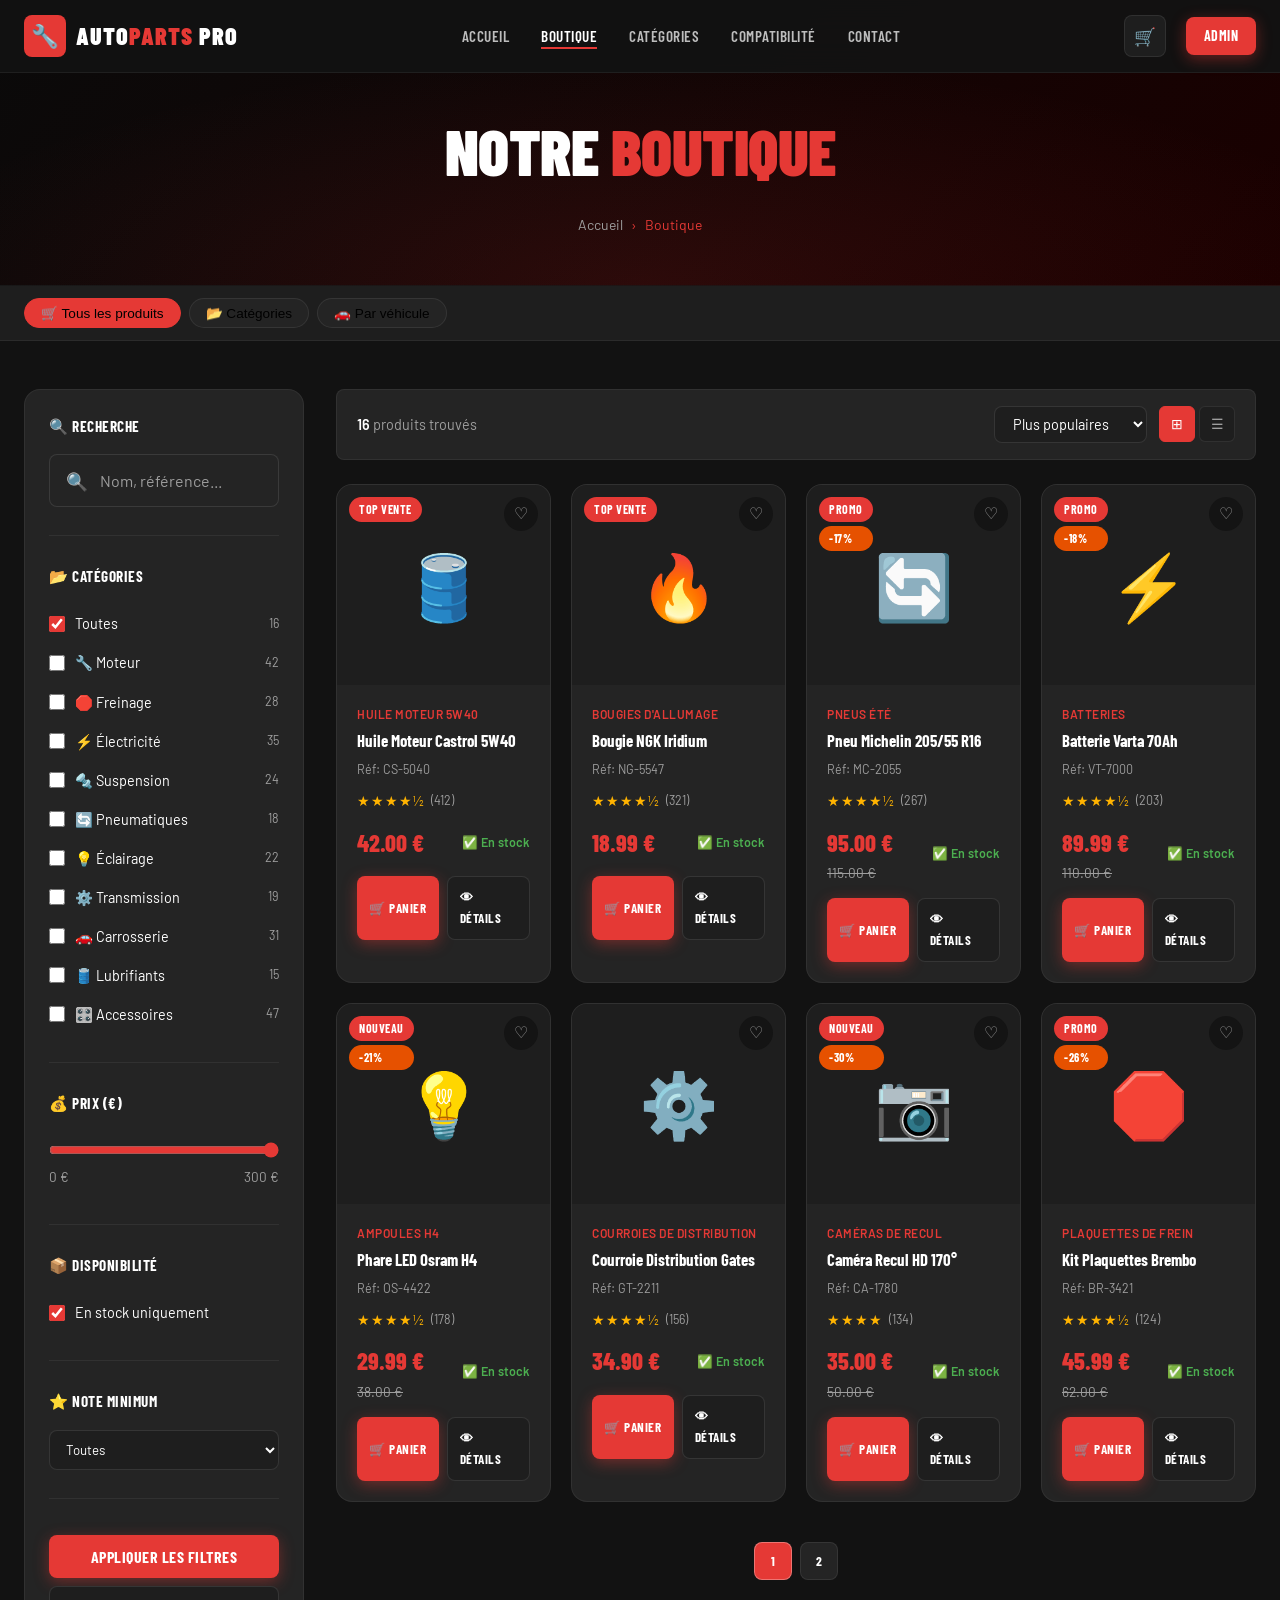
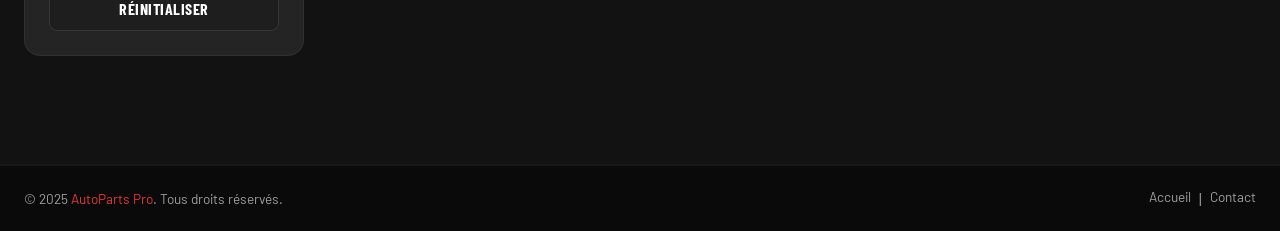
<file: shop.html>
<!doctype html>
<html lang="fr">
  <head>
    <meta charset="UTF-8" />
    <meta name="viewport" content="width=device-width, initial-scale=1.0" />
    <title>Boutique - AutoParts Pro</title>
    <link rel="stylesheet" href="style.css" />
  </head>
  <body>
    <!-- NAVBAR -->
    <nav class="navbar" id="navbar">
      <div class="nav-container">
        <a href="index.html" class="nav-logo">
          <div class="logo-icon">🔧</div>
          <div class="logo-text">Auto<span>Parts</span> Pro</div>
        </a>
        <ul class="nav-links">
          <li><a href="index.html">Accueil</a></li>
          <li><a href="shop.html" class="active">Boutique</a></li>
          <li><a href="shop.html?section=categories">Catégories</a></li>
          <li><a href="shop.html?section=compat">Compatibilité</a></li>
          <li><a href="contact.html">Contact</a></li>
        </ul>
        <div class="nav-actions">
          <a href="cart.html" class="nav-icon-btn"
            >🛒<span class="cart-count" style="display: none">0</span></a
          >
          <a
            href="admin/index.html"
            class="btn btn-primary btn-sm"
            style="margin-left: 8px"
            >Admin</a
          >
        </div>
        <div class="hamburger" id="hamburger">
          <span></span><span></span><span></span>
        </div>
      </div>
      <div class="mobile-menu" id="mobile-menu">
        <a href="index.html">🏠 Accueil</a>
        <a href="shop.html">🛒 Boutique</a>
        <a href="contact.html">📞 Contact</a>
        <a href="cart.html">🛒 Mon Panier</a>
      </div>
    </nav>

    <!-- PAGE HEADER -->
    <div class="page-header" id="page-header">
      <div class="page-header-content container">
        <h1 class="page-title" id="page-title">Notre <span>Boutique</span></h1>
        <div class="breadcrumb">
          <a href="index.html">Accueil</a>
          <span>›</span>
          <span id="breadcrumb-current">Boutique</span>
        </div>
      </div>
    </div>

    <!-- SECTIONS NAV -->
    <div
      style="
        background: var(--black-mid);
        border-bottom: 1px solid rgba(255, 255, 255, 0.06);
        padding: 12px 0;
        overflow-x: auto;
      "
    >
      <div
        class="container"
        style="
          display: flex;
          gap: 8px;
          align-items: center;
          flex-wrap: nowrap;
          min-width: max-content;
        "
      >
        <button
          class="subcat-chip active"
          onclick="switchSection('shop')"
          id="tab-shop"
        >
          🛒 Tous les produits
        </button>
        <button
          class="subcat-chip"
          onclick="switchSection('categories')"
          id="tab-categories"
        >
          📂 Catégories
        </button>
        <button
          class="subcat-chip"
          onclick="switchSection('compat')"
          id="tab-compat"
        >
          🚗 Par véhicule
        </button>
      </div>
    </div>

    <!-- ===== SECTION: SHOP ===== -->
    <div id="section-shop" style="display: block">
      <div class="container">
        <div class="shop-layout">
          <!-- SIDEBAR -->
          <aside class="sidebar">
            <div class="sidebar-section">
              <div class="sidebar-title">🔍 Recherche</div>
              <div class="search-box" style="margin-bottom: 0">
                <span class="search-icon">🔍</span>
                <input
                  type="text"
                  id="sidebar-search"
                  placeholder="Nom, référence..."
                />
              </div>
            </div>
            <div class="sidebar-section">
              <div class="sidebar-title">📂 Catégories</div>
              <div id="cat-filters"></div>
            </div>
            <div class="sidebar-section">
              <div class="sidebar-title">💰 Prix (€)</div>
              <div class="price-range">
                <input
                  type="range"
                  class="range-input"
                  id="price-max"
                  min="0"
                  max="300"
                  value="300"
                  step="5"
                />
                <div class="range-labels">
                  <span>0 €</span>
                  <span id="price-val">300 €</span>
                </div>
              </div>
            </div>
            <div class="sidebar-section">
              <div class="sidebar-title">📦 Disponibilité</div>
              <div class="filter-option">
                <input type="checkbox" id="filter-stock" checked />
                <label for="filter-stock">En stock uniquement</label>
              </div>
            </div>
            <div class="sidebar-section">
              <div class="sidebar-title">⭐ Note minimum</div>
              <select
                id="filter-rating"
                style="
                  width: 100%;
                  background: var(--black-mid);
                  border: 1px solid rgba(255, 255, 255, 0.1);
                  border-radius: var(--radius);
                  padding: 10px 12px;
                  color: white;
                  font-family: var(--font-body);
                  outline: none;
                "
              >
                <option value="0">Toutes</option>
                <option value="4">4+ étoiles</option>
                <option value="4.5">4.5+ étoiles</option>
              </select>
            </div>
            <button
              class="btn btn-primary btn-full"
              id="apply-filters"
              style="margin-top: 8px"
            >
              Appliquer les filtres
            </button>
            <button
              class="btn btn-dark btn-full"
              id="reset-filters"
              style="margin-top: 8px"
            >
              Réinitialiser
            </button>
          </aside>

          <!-- MAIN SHOP -->
          <main>
            <!-- Mobile search -->
            <div
              style="display: none"
              class="mobile-shop-search"
              id="mobile-shop-search"
            >
              <div class="search-box" style="margin-bottom: 16px">
                <span class="search-icon">🔍</span>
                <input
                  type="text"
                  id="mobile-search"
                  placeholder="Rechercher une pièce..."
                />
              </div>
            </div>

            <!-- Category header (shown when cat selected) -->
            <div
              id="category-header-card"
              style="display: none"
              class="category-header-card"
            >
              <div class="cat-header-icon" id="cat-hdr-icon">🔧</div>
              <div class="cat-header-info">
                <h2 id="cat-hdr-name">Moteur</h2>
                <p id="cat-hdr-desc">Trouvez les meilleures pièces moteur</p>
                <div class="subcats-grid" id="subcats-list"></div>
              </div>
            </div>

            <!-- Toolbar -->
            <div class="shop-toolbar">
              <div class="results-count">
                <span id="results-num">0</span> produits trouvés
              </div>
              <div
                style="
                  display: flex;
                  gap: 12px;
                  align-items: center;
                  flex-wrap: wrap;
                "
              >
                <select class="sort-select" id="sort-select">
                  <option value="popular">Plus populaires</option>
                  <option value="rating">Meilleures notes</option>
                  <option value="price-asc">Prix croissant</option>
                  <option value="price-desc">Prix décroissant</option>
                  <option value="newest">Nouveautés</option>
                </select>
                <div class="view-toggle">
                  <button class="view-btn active" id="view-grid" title="Grille">
                    ⊞
                  </button>
                  <button class="view-btn" id="view-list" title="Liste">
                    ☰
                  </button>
                </div>
              </div>
            </div>

            <!-- Products -->
            <div class="products-grid" id="shop-grid"></div>

            <!-- Pagination -->
            <div
              id="pagination"
              style="
                display: flex;
                justify-content: center;
                gap: 8px;
                margin-top: 40px;
                flex-wrap: wrap;
              "
            ></div>
          </main>
        </div>
      </div>
    </div>

    <!-- ===== SECTION: CATEGORIES ===== -->
    <div id="section-categories" style="display: none">
      <div class="container" style="padding: 60px 24px">
        <div class="section-header">
          <h2 class="section-title">Toutes les <span>Catégories</span></h2>
          <p class="section-subtitle">
            Sélectionnez une catégorie pour voir ses produits
          </p>
        </div>
        <div
          style="
            display: grid;
            grid-template-columns: repeat(auto-fill, minmax(300px, 1fr));
            gap: 24px;
          "
          id="all-cats-grid"
        ></div>
      </div>
    </div>

    <!-- ===== SECTION: COMPATIBILITY ===== -->
    <div id="section-compat" style="display: none">
      <div class="container" style="padding: 60px 24px">
        <div class="section-header">
          <h2 class="section-title">Recherche par <span>Véhicule</span></h2>
          <p class="section-subtitle">
            Entrez les informations de votre véhicule pour trouver les pièces
            compatibles
          </p>
        </div>
        <div style="max-width: 800px; margin: 0 auto">
          <div
            style="
              background: var(--black-card);
              border: 1px solid rgba(255, 255, 255, 0.06);
              border-radius: var(--radius-lg);
              padding: 40px;
              margin-bottom: 40px;
            "
          >
            <div
              style="
                display: grid;
                grid-template-columns: 1fr 1fr 1fr 1fr;
                gap: 16px;
                margin-bottom: 24px;
              "
            >
              <div>
                <label
                  style="
                    display: block;
                    font-size: 0.8rem;
                    color: var(--gray-dark);
                    text-transform: uppercase;
                    letter-spacing: 0.5px;
                    margin-bottom: 8px;
                    font-weight: 600;
                  "
                  >Marque</label
                >
                <select
                  class="finder-select"
                  id="compat-brand"
                  style="
                    width: 100%;
                    height: 50px;
                    background: var(--black-mid);
                    color: white;
                    border: 1px solid rgba(255, 255, 255, 0.1);
                    border-radius: var(--radius);
                    padding: 0 12px;
                    outline: none;
                  "
                >
                  <option value="">Choisir...</option>
                </select>
              </div>
              <div>
                <label
                  style="
                    display: block;
                    font-size: 0.8rem;
                    color: var(--gray-dark);
                    text-transform: uppercase;
                    letter-spacing: 0.5px;
                    margin-bottom: 8px;
                    font-weight: 600;
                  "
                  >Modèle</label
                >
                <select
                  class="finder-select"
                  id="compat-model"
                  style="
                    width: 100%;
                    height: 50px;
                    background: var(--black-mid);
                    color: white;
                    border: 1px solid rgba(255, 255, 255, 0.1);
                    border-radius: var(--radius);
                    padding: 0 12px;
                    outline: none;
                  "
                >
                  <option value="">Choisir...</option>
                </select>
              </div>
              <div>
                <label
                  style="
                    display: block;
                    font-size: 0.8rem;
                    color: var(--gray-dark);
                    text-transform: uppercase;
                    letter-spacing: 0.5px;
                    margin-bottom: 8px;
                    font-weight: 600;
                  "
                  >Année</label
                >
                <select
                  class="finder-select"
                  id="compat-year"
                  style="
                    width: 100%;
                    height: 50px;
                    background: var(--black-mid);
                    color: white;
                    border: 1px solid rgba(255, 255, 255, 0.1);
                    border-radius: var(--radius);
                    padding: 0 12px;
                    outline: none;
                  "
                >
                  <option value="">Choisir...</option>
                </select>
              </div>
              <div>
                <label
                  style="
                    display: block;
                    font-size: 0.8rem;
                    color: var(--gray-dark);
                    text-transform: uppercase;
                    letter-spacing: 0.5px;
                    margin-bottom: 8px;
                    font-weight: 600;
                  "
                  >Catégorie</label
                >
                <select
                  class="finder-select"
                  id="compat-cat"
                  style="
                    width: 100%;
                    height: 50px;
                    background: var(--black-mid);
                    color: white;
                    border: 1px solid rgba(255, 255, 255, 0.1);
                    border-radius: var(--radius);
                    padding: 0 12px;
                    outline: none;
                  "
                >
                  <option value="">Toutes</option>
                </select>
              </div>
            </div>
            <button
              class="btn btn-primary btn-full"
              id="compat-search-btn"
              style="font-size: 1.1rem; padding: 16px"
            >
              🔍 Trouver les pièces compatibles
            </button>
          </div>
          <div id="compat-results" class="products-grid"></div>
        </div>
      </div>
    </div>

    <!-- FOOTER -->
    <footer class="footer" style="margin-top: 60px">
      <div class="footer-bottom">
        <div class="container">
          <div class="footer-bottom-inner">
            <p class="footer-copy">
              © 2025 <span>AutoParts Pro</span>. Tous droits réservés.
            </p>
            <div style="display: flex; gap: 8px">
              <a
                href="index.html"
                style="color: var(--gray-dark); font-size: 0.85rem"
                >Accueil</a
              >
              <span style="color: var(--gray-dark)">|</span>
              <a
                href="contact.html"
                style="color: var(--gray-dark); font-size: 0.85rem"
                >Contact</a
              >
            </div>
          </div>
        </div>
      </div>
    </footer>

    <script src="main.js"></script>
    <script>
      // State
      let currentCat = "";
      let currentSubcat = "";
      let currentQuery = "";
      let currentSort = "popular";
      let maxPrice = 300;
      let stockOnly = true;
      let minRating = 0;
      const PAGE_SIZE = 8;
      let currentPage = 1;

      function switchSection(section) {
        ["shop", "categories", "compat"].forEach((s) => {
          document.getElementById(`section-${s}`).style.display =
            s === section ? "block" : "none";
          const tab = document.getElementById(`tab-${s}`);
          if (tab) tab.classList.toggle("active", s === section);
        });
      }

      // Parse URL params
      function getParams() {
        const p = new URLSearchParams(window.location.search);
        return {
          cat: p.get("cat") || "",
          q: p.get("q") || "",
          brand: p.get("brand") || "",
          model: p.get("model") || "",
          year: p.get("year") || "",
          section: p.get("section") || "shop",
        };
      }

      // Build category sidebar
      function buildCatFilters() {
        const container = document.getElementById("cat-filters");
        let html = `<div class="filter-option">
    <input type="checkbox" id="cat-all" ${!currentCat ? "checked" : ""}>
    <label for="cat-all">Toutes</label>
    <span class="filter-count">${PRODUCTS.length}</span>
  </div>`;
        CATEGORIES.forEach((cat) => {
          html += `<div class="filter-option">
      <input type="checkbox" id="cat-${cat.id}" class="cat-filter" data-cat="${cat.id}" ${currentCat === cat.id ? "checked" : ""}>
      <label for="cat-${cat.id}">${cat.icon} ${cat.name}</label>
      <span class="filter-count">${cat.count}</span>
    </div>`;
        });
        container.innerHTML = html;

        document
          .getElementById("cat-all")
          .addEventListener("change", function () {
            if (this.checked) {
              currentCat = "";
              currentSubcat = "";
              document
                .querySelectorAll(".cat-filter")
                .forEach((c) => (c.checked = false));
              applyFilters();
            }
          });

        document.querySelectorAll(".cat-filter").forEach((cb) => {
          cb.addEventListener("change", function () {
            document.getElementById("cat-all").checked = false;
            if (this.checked) {
              document.querySelectorAll(".cat-filter").forEach((c) => {
                if (c !== this) c.checked = false;
              });
              currentCat = this.dataset.cat;
            } else {
              currentCat = "";
            }
            currentSubcat = "";
            currentPage = 1;
            applyFilters();
          });
        });
      }

      // Show category header with subcategories
      function showCategoryHeader(catId) {
        const cat = CATEGORIES.find((c) => c.id === catId);
        const subs = SUBCATEGORIES[catId] || [];
        const hdr = document.getElementById("category-header-card");
        if (!cat || !subs.length) {
          hdr.style.display = "none";
          return;
        }
        hdr.style.display = "flex";
        document.getElementById("cat-hdr-icon").textContent = cat.icon;
        document.getElementById("cat-hdr-name").textContent = cat.name;
        document.getElementById("cat-hdr-desc").textContent =
          `${cat.count} pièces disponibles dans cette catégorie`;

        const subsList = document.getElementById("subcats-list");
        subsList.innerHTML =
          `<div class="subcat-chip ${!currentSubcat ? "active" : ""}" onclick="filterBySubcat('')">Tout voir</div>` +
          subs
            .map(
              (
                s,
              ) => `<div class="subcat-chip ${currentSubcat === s ? "active" : ""}" onclick="filterBySubcat('${s.replace(/'/g, "\\'")}')">
      ${s}
    </div>`,
            )
            .join("");
      }

      window.filterBySubcat = function (sub) {
        currentSubcat = sub;
        currentPage = 1;
        applyFilters();
        // Update chips
        document
          .querySelectorAll("#subcats-list .subcat-chip")
          .forEach((chip) => {
            chip.classList.toggle(
              "active",
              (chip.textContent.trim() === "Tout voir" && !sub) ||
                chip.textContent.trim() === sub,
            );
          });
      };

      function applyFilters() {
        const query = (
          document.getElementById("sidebar-search")?.value || currentQuery
        ).toLowerCase();
        const sort =
          document.getElementById("sort-select")?.value || currentSort;
        const pmax = parseFloat(
          document.getElementById("price-max")?.value || 300,
        );
        const sOnly =
          document.getElementById("filter-stock")?.checked !== false;
        const rMin = parseFloat(
          document.getElementById("filter-rating")?.value || 0,
        );

        let filtered = PRODUCTS.filter((p) => {
          if (currentCat && p.cat !== currentCat) return false;
          if (currentSubcat && p.subcat !== currentSubcat) return false;
          if (
            query &&
            !p.name.toLowerCase().includes(query) &&
            !p.ref.toLowerCase().includes(query) &&
            !p.subcat.toLowerCase().includes(query)
          )
            return false;
          if (p.price > pmax) return false;
          if (sOnly && p.stock === 0) return false;
          if (p.rating < rMin) return false;
          return true;
        });

        switch (sort) {
          case "popular":
            filtered.sort((a, b) => b.reviews - a.reviews);
            break;
          case "rating":
            filtered.sort((a, b) => b.rating - a.rating);
            break;
          case "price-asc":
            filtered.sort((a, b) => a.price - b.price);
            break;
          case "price-desc":
            filtered.sort((a, b) => b.price - a.price);
            break;
          case "newest":
            filtered.reverse();
            break;
        }

        document.getElementById("results-num").textContent = filtered.length;

        // Show category header
        if (currentCat) {
          showCategoryHeader(currentCat);
          // Update page title
          const cat = CATEGORIES.find((c) => c.id === currentCat);
          if (cat) {
            document.getElementById("page-title").innerHTML =
              `${cat.icon} <span>${cat.name}</span>`;
            document.getElementById("breadcrumb-current").textContent =
              cat.name;
          }
        } else {
          document.getElementById("category-header-card").style.display =
            "none";
          document.getElementById("page-title").innerHTML =
            "Notre <span>Boutique</span>";
          document.getElementById("breadcrumb-current").textContent =
            "Boutique";
        }

        // Paginate
        const total = filtered.length;
        const pages = Math.ceil(total / PAGE_SIZE);
        const paged = filtered.slice(
          (currentPage - 1) * PAGE_SIZE,
          currentPage * PAGE_SIZE,
        );

        renderProducts("shop-grid", paged);
        renderPagination(pages);
      }

      function renderPagination(pages) {
        const container = document.getElementById("pagination");
        if (pages <= 1) {
          container.innerHTML = "";
          return;
        }
        let html = "";
        for (let i = 1; i <= pages; i++) {
          html += `<button onclick="goPage(${i})" style="width:38px;height:38px;background:${i === currentPage ? "var(--red)" : "var(--black-card)"};border:1px solid rgba(255,255,255,${i === currentPage ? "0.3" : "0.08"});border-radius:var(--radius);color:white;cursor:pointer;font-family:var(--font-display);font-weight:700;transition:var(--transition)">${i}</button>`;
        }
        container.innerHTML = html;
      }

      window.goPage = function (p) {
        currentPage = p;
        applyFilters();
        document
          .getElementById("section-shop")
          .scrollIntoView({ behavior: "smooth" });
      };

      // Build categories section
      function buildAllCats() {
        const container = document.getElementById("all-cats-grid");
        container.innerHTML = CATEGORIES.map((cat) => {
          const subs = SUBCATEGORIES[cat.id] || [];
          return `
      <div style="background:var(--black-card);border:1px solid rgba(255,255,255,0.06);border-radius:var(--radius-lg);overflow:hidden;transition:var(--transition)" 
           onmouseover="this.style.borderColor='rgba(229,57,53,0.3)'" onmouseout="this.style.borderColor='rgba(255,255,255,0.06)'">
        <div style="background:linear-gradient(135deg,var(--black-mid),#1a0000);padding:24px;display:flex;align-items:center;gap:16px;cursor:pointer" onclick="selectCategory('${cat.id}')">
          <div style="font-size:2.5rem;width:60px;height:60px;background:rgba(229,57,53,0.12);border-radius:12px;display:flex;align-items:center;justify-content:center">${cat.icon}</div>
          <div>
            <div style="font-family:var(--font-display);font-weight:800;font-size:1.2rem;text-transform:uppercase">${cat.name}</div>
            <div style="font-size:0.85rem;color:var(--gray-dark)">${cat.count} produits</div>
          </div>
        </div>
        <div style="padding:16px 24px;display:flex;flex-wrap:wrap;gap:6px">
          ${subs
            .slice(0, 5)
            .map(
              (s) =>
                `<button onclick="selectSubcat('${cat.id}','${s.replace(/'/g, "\\'")}');event.stopPropagation()" style="padding:4px 12px;background:var(--black-mid);border:1px solid rgba(255,255,255,0.06);border-radius:20px;color:var(--gray-dark);font-size:0.8rem;cursor:pointer;transition:var(--transition)" onmouseover="this.style.background='var(--red)';this.style.color='white'" onmouseout="this.style.background='var(--black-mid)';this.style.color='var(--gray-dark)'">${s}</button>`,
            )
            .join("")}
          ${subs.length > 5 ? `<button onclick="selectCategory('${cat.id}')" style="padding:4px 12px;background:transparent;border:1px solid var(--red);border-radius:20px;color:var(--red);font-size:0.8rem;cursor:pointer">+${subs.length - 5} autres</button>` : ""}
        </div>
      </div>`;
        }).join("");
      }

      window.selectCategory = function (catId) {
        currentCat = catId;
        currentSubcat = "";
        currentPage = 1;
        switchSection("shop");
        document.getElementById("tab-shop").classList.add("active");
        buildCatFilters();
        applyFilters();
      };

      window.selectSubcat = function (catId, sub) {
        currentCat = catId;
        currentSubcat = sub;
        currentPage = 1;
        switchSection("shop");
        document.getElementById("tab-shop").classList.add("active");
        buildCatFilters();
        applyFilters();
      };

      // Compat section
      function initCompatSection() {
        const brandSel = document.getElementById("compat-brand");
        const modelSel = document.getElementById("compat-model");
        const yearSel = document.getElementById("compat-year");
        const catSel = document.getElementById("compat-cat");

        BRANDS.forEach((b) => {
          brandSel.innerHTML += `<option value="${b}">${b}</option>`;
        });
        YEARS.forEach((y) => {
          yearSel.innerHTML += `<option value="${y}">${y}</option>`;
        });
        CATEGORIES.forEach((c) => {
          catSel.innerHTML += `<option value="${c.id}">${c.icon} ${c.name}</option>`;
        });

        brandSel.addEventListener("change", () => {
          const brand = brandSel.value;
          modelSel.innerHTML = '<option value="">Choisir...</option>';
          if (brand && MODELS[brand]) {
            MODELS[brand].forEach((m) => {
              modelSel.innerHTML += `<option value="${m}">${m}</option>`;
            });
          }
        });

        document
          .getElementById("compat-search-btn")
          .addEventListener("click", () => {
            const brand = brandSel.value;
            const cat = catSel.value;
            let results = PRODUCTS;
            if (brand)
              results = results.filter((p) =>
                p.compat.some(
                  (c) =>
                    c.includes(brand) ||
                    c === "Tous modèles" ||
                    c === "Universel",
                ),
              );
            if (cat) results = results.filter((p) => p.cat === cat);
            renderProducts("compat-results", results);
            if (!results.length) {
              document.getElementById("compat-results").innerHTML =
                `<div class="empty-state" style="grid-column:1/-1"><div class="empty-icon">🔍</div><div class="empty-title">Aucune pièce trouvée</div><div class="empty-desc">Essayez d'autres critères de recherche</div></div>`;
            }
          });
      }

      document.addEventListener("DOMContentLoaded", () => {
        const params = getParams();
        currentCat = params.cat;
        currentQuery = params.q;

        buildCatFilters();
        buildAllCats();
        initCompatSection();

        // Price range
        const priceRange = document.getElementById("price-max");
        const priceVal = document.getElementById("price-val");
        priceRange.addEventListener("input", () => {
          priceVal.textContent = priceRange.value + " €";
        });

        // Search
        document
          .getElementById("sidebar-search")
          .addEventListener("input", () => {
            currentPage = 1;
            applyFilters();
          });

        document
          .getElementById("sort-select")
          .addEventListener("change", () => {
            currentPage = 1;
            applyFilters();
          });

        document
          .getElementById("apply-filters")
          .addEventListener("click", () => {
            currentPage = 1;
            applyFilters();
          });

        document
          .getElementById("reset-filters")
          .addEventListener("click", () => {
            currentCat = "";
            currentSubcat = "";
            currentPage = 1;
            document.getElementById("sidebar-search").value = "";
            document.getElementById("price-max").value = 300;
            document.getElementById("price-val").textContent = "300 €";
            document.getElementById("filter-stock").checked = true;
            document.getElementById("filter-rating").value = "0";
            buildCatFilters();
            applyFilters();
          });

        document
          .getElementById("view-grid")
          .addEventListener("click", function () {
            document.getElementById("shop-grid").style.gridTemplateColumns = "";
            this.classList.add("active");
            document.getElementById("view-list").classList.remove("active");
          });

        document
          .getElementById("view-list")
          .addEventListener("click", function () {
            document.getElementById("shop-grid").style.gridTemplateColumns =
              "1fr";
            this.classList.add("active");
            document.getElementById("view-grid").classList.remove("active");
          });

        // Switch section from URL
        if (params.section === "categories") {
          switchSection("categories");
        } else if (params.section === "compat") {
          switchSection("compat");
        } else {
          switchSection("shop");
        }

        // If brand param, populate compat
        if (params.brand) {
          switchSection("compat");
          document.getElementById("compat-brand").value = params.brand;
          document
            .getElementById("compat-brand")
            .dispatchEvent(new Event("change"));
          setTimeout(
            () => document.getElementById("compat-search-btn").click(),
            100,
          );
        }

        applyFilters();
      });
    </script>
  </body>
</html>
</file>
<file: style.css>
/* ===================================================
   AutoParts Pro - Main Stylesheet
   =================================================== */

@import url("https://fonts.googleapis.com/css2?family=Barlow+Condensed:wght@400;600;700;800;900&family=Barlow:wght@300;400;500;600;700&display=swap");

:root {
  --red: #e53935;
  --red-dark: #b71c1c;
  --red-light: #ff6f60;
  --black: #121212;
  --black-mid: #1e1e1e;
  --black-card: #242424;
  --white: #ffffff;
  --gray: #f5f5f5;
  --gray-mid: #e0e0e0;
  --gray-dark: #9e9e9e;
  --text-light: #bdbdbd;
  --font-display: "Barlow Condensed", sans-serif;
  --font-body: "Barlow", sans-serif;
  --transition: all 0.3s cubic-bezier(0.4, 0, 0.2, 1);
  --shadow: 0 4px 24px rgba(0, 0, 0, 0.18);
  --shadow-hover: 0 8px 40px rgba(229, 57, 53, 0.18);
  --radius: 8px;
  --radius-lg: 16px;
}

* {
  margin: 0;
  padding: 0;
  box-sizing: border-box;
}

html {
  scroll-behavior: smooth;
}

body {
  font-family: var(--font-body);
  background: var(--black);
  color: var(--white);
  line-height: 1.6;
  overflow-x: hidden;
}

a {
  text-decoration: none;
  color: inherit;
}
ul {
  list-style: none;
}
img {
  max-width: 100%;
  display: block;
}

/* ===== SCROLLBAR ===== */
::-webkit-scrollbar {
  width: 6px;
}
::-webkit-scrollbar-track {
  background: var(--black-mid);
}
::-webkit-scrollbar-thumb {
  background: var(--red);
  border-radius: 3px;
}

/* ===== UTILITIES ===== */
.container {
  max-width: 1280px;
  margin: 0 auto;
  padding: 0 24px;
}
.section-title {
  font-family: var(--font-display);
  font-size: clamp(2rem, 4vw, 3rem);
  font-weight: 800;
  text-transform: uppercase;
  letter-spacing: 1px;
  color: var(--white);
  margin-bottom: 8px;
}
.section-title span {
  color: var(--red);
}
.section-subtitle {
  color: var(--gray-dark);
  font-size: 1rem;
  margin-bottom: 48px;
}
.section-header {
  text-align: center;
  margin-bottom: 48px;
}

/* ===== BUTTONS ===== */
.btn {
  display: inline-flex;
  align-items: center;
  gap: 8px;
  padding: 12px 28px;
  border: none;
  border-radius: var(--radius);
  font-family: var(--font-display);
  font-weight: 700;
  font-size: 1rem;
  letter-spacing: 0.5px;
  cursor: pointer;
  transition: var(--transition);
  text-transform: uppercase;
}
.btn-primary {
  background: var(--red);
  color: var(--white);
  box-shadow: 0 4px 15px rgba(229, 57, 53, 0.4);
}
.btn-primary:hover {
  background: var(--red-dark);
  transform: translateY(-2px);
  box-shadow: 0 8px 25px rgba(229, 57, 53, 0.5);
}
.btn-outline {
  background: transparent;
  color: var(--white);
  border: 2px solid var(--white);
}
.btn-outline:hover {
  background: var(--white);
  color: var(--black);
}
.btn-dark {
  background: var(--black-mid);
  color: var(--white);
  border: 1px solid rgba(255, 255, 255, 0.1);
}
.btn-dark:hover {
  background: var(--red);
  border-color: var(--red);
}
.btn-sm {
  padding: 8px 18px;
  font-size: 0.875rem;
}
.btn-full {
  width: 100%;
  justify-content: center;
}

/* ===== BADGE ===== */
.badge {
  display: inline-flex;
  align-items: center;
  padding: 3px 10px;
  border-radius: 20px;
  font-size: 0.75rem;
  font-weight: 700;
  font-family: var(--font-display);
  text-transform: uppercase;
  letter-spacing: 0.5px;
}
.badge-red {
  background: var(--red);
  color: white;
}
.badge-green {
  background: #2e7d32;
  color: white;
}
.badge-orange {
  background: #e65100;
  color: white;
}

/* ===== NAVBAR ===== */
.navbar {
  position: fixed;
  top: 0;
  left: 0;
  right: 0;
  z-index: 1000;
  background: rgba(18, 18, 18, 0.95);
  backdrop-filter: blur(16px);
  border-bottom: 1px solid rgba(255, 255, 255, 0.06);
  transition: var(--transition);
}
.navbar.scrolled {
  background: rgba(18, 18, 18, 0.98);
  box-shadow: 0 4px 30px rgba(0, 0, 0, 0.5);
}
.nav-container {
  display: flex;
  align-items: center;
  justify-content: space-between;
  height: 72px;
  max-width: 1280px;
  margin: 0 auto;
  padding: 0 24px;
}
.nav-logo {
  display: flex;
  align-items: center;
  gap: 10px;
}
.logo-icon {
  width: 42px;
  height: 42px;
  background: var(--red);
  border-radius: 8px;
  display: flex;
  align-items: center;
  justify-content: center;
  font-size: 1.4rem;
}
.logo-text {
  font-family: var(--font-display);
  font-weight: 900;
  font-size: 1.5rem;
  letter-spacing: 1px;
  text-transform: uppercase;
}
.logo-text span {
  color: var(--red);
}
.nav-links {
  display: flex;
  align-items: center;
  gap: 32px;
}
.nav-links a {
  font-family: var(--font-display);
  font-weight: 600;
  font-size: 0.95rem;
  letter-spacing: 0.5px;
  text-transform: uppercase;
  color: var(--text-light);
  transition: var(--transition);
  position: relative;
}
.nav-links a::after {
  content: "";
  position: absolute;
  bottom: -4px;
  left: 0;
  width: 0;
  height: 2px;
  background: var(--red);
  transition: var(--transition);
}
.nav-links a:hover,
.nav-links a.active {
  color: var(--white);
}
.nav-links a:hover::after,
.nav-links a.active::after {
  width: 100%;
}
.nav-actions {
  display: flex;
  align-items: center;
  gap: 12px;
}
.nav-icon-btn {
  position: relative;
  width: 42px;
  height: 42px;
  border-radius: var(--radius);
  background: var(--black-mid);
  border: 1px solid rgba(255, 255, 255, 0.08);
  display: flex;
  align-items: center;
  justify-content: center;
  cursor: pointer;
  transition: var(--transition);
  font-size: 1.1rem;
  color: var(--white);
}
.nav-icon-btn:hover {
  background: var(--red);
  border-color: var(--red);
}
.cart-count {
  position: absolute;
  top: -6px;
  right: -6px;
  background: var(--red);
  color: white;
  font-size: 0.65rem;
  font-weight: 700;
  width: 18px;
  height: 18px;
  border-radius: 50%;
  display: flex;
  align-items: center;
  justify-content: center;
}
.hamburger {
  display: none;
  flex-direction: column;
  gap: 5px;
  cursor: pointer;
  padding: 4px;
}
.hamburger span {
  width: 24px;
  height: 2px;
  background: var(--white);
  border-radius: 2px;
  transition: var(--transition);
}
.hamburger.active span:nth-child(1) {
  transform: rotate(45deg) translate(5px, 5px);
}
.hamburger.active span:nth-child(2) {
  opacity: 0;
}
.hamburger.active span:nth-child(3) {
  transform: rotate(-45deg) translate(5px, -5px);
}
.mobile-menu {
  display: none;
  flex-direction: column;
  background: var(--black-mid);
  border-top: 1px solid rgba(255, 255, 255, 0.06);
  padding: 16px 24px;
  gap: 4px;
}
.mobile-menu.open {
  display: flex;
}
.mobile-menu a {
  font-family: var(--font-display);
  font-weight: 600;
  font-size: 1rem;
  text-transform: uppercase;
  letter-spacing: 0.5px;
  color: var(--text-light);
  padding: 12px 0;
  border-bottom: 1px solid rgba(255, 255, 255, 0.05);
  transition: var(--transition);
}
.mobile-menu a:hover {
  color: var(--red);
  padding-left: 8px;
}

/* ===== HERO ===== */
.hero {
  min-height: 100vh;
  background: linear-gradient(135deg, #0a0a0a 0%, #1a0000 50%, #0a0a0a 100%);
  position: relative;
  display: flex;
  align-items: center;
  overflow: hidden;
  padding-top: 72px;
}
.hero::before {
  content: "";
  position: absolute;
  inset: 0;
  background:
    radial-gradient(
      ellipse 80% 60% at 80% 50%,
      rgba(229, 57, 53, 0.12) 0%,
      transparent 70%
    ),
    radial-gradient(
      ellipse 40% 60% at 10% 50%,
      rgba(229, 57, 53, 0.06) 0%,
      transparent 60%
    );
}
.hero-grid {
  position: absolute;
  inset: 0;
  background-image:
    linear-gradient(rgba(229, 57, 53, 0.04) 1px, transparent 1px),
    linear-gradient(90deg, rgba(229, 57, 53, 0.04) 1px, transparent 1px);
  background-size: 60px 60px;
}
.hero-content {
  position: relative;
  z-index: 2;
  display: grid;
  grid-template-columns: 1fr 1fr;
  align-items: center;
  gap: 48px;
  width: 100%;
  max-width: 1280px;
  margin: 0 auto;
  padding: 60px 24px;
}
.hero-badge {
  display: inline-flex;
  align-items: center;
  gap: 8px;
  background: rgba(229, 57, 53, 0.15);
  border: 1px solid rgba(229, 57, 53, 0.3);
  color: var(--red-light);
  padding: 6px 16px;
  border-radius: 20px;
  font-size: 0.8rem;
  font-weight: 700;
  text-transform: uppercase;
  letter-spacing: 1px;
  margin-bottom: 24px;
}
.hero-title {
  font-family: var(--font-display);
  font-size: clamp(3rem, 7vw, 5.5rem);
  font-weight: 900;
  line-height: 0.95;
  text-transform: uppercase;
  letter-spacing: -1px;
  margin-bottom: 24px;
}
.hero-title .accent {
  color: var(--red);
  display: block;
}
.hero-title .outline {
  -webkit-text-stroke: 2px rgba(255, 255, 255, 0.2);
  color: transparent;
}
.hero-desc {
  font-size: 1.1rem;
  color: var(--text-light);
  margin-bottom: 36px;
  line-height: 1.7;
  max-width: 480px;
}
.hero-actions {
  display: flex;
  gap: 16px;
  flex-wrap: wrap;
  margin-bottom: 48px;
}
.hero-stats {
  display: flex;
  gap: 32px;
}
.hero-stat {
  text-align: left;
}
.hero-stat-num {
  font-family: var(--font-display);
  font-size: 2rem;
  font-weight: 900;
  color: var(--white);
  line-height: 1;
}
.hero-stat-num span {
  color: var(--red);
}
.hero-stat-label {
  font-size: 0.78rem;
  color: var(--gray-dark);
  text-transform: uppercase;
  letter-spacing: 0.5px;
}
.hero-visual {
  position: relative;
  display: flex;
  align-items: center;
  justify-content: center;
}
.hero-car-wrapper {
  position: relative;
  width: 100%;
  max-width: 580px;
}
.hero-car-svg {
  width: 100%;
  filter: drop-shadow(0 20px 60px rgba(229, 57, 53, 0.3));
  animation: float 4s ease-in-out infinite;
}
@keyframes float {
  0%,
  100% {
    transform: translateY(0);
  }
  50% {
    transform: translateY(-12px);
  }
}
.hero-glow {
  position: absolute;
  bottom: -20px;
  left: 50%;
  transform: translateX(-50%);
  width: 80%;
  height: 40px;
  background: radial-gradient(ellipse, rgba(229, 57, 53, 0.4), transparent 70%);
  filter: blur(10px);
  animation: glow-pulse 4s ease-in-out infinite;
}
@keyframes glow-pulse {
  0%,
  100% {
    opacity: 0.6;
  }
  50% {
    opacity: 1;
  }
}

/* ===== SEARCH BAR ===== */
.search-section {
  background: var(--black-mid);
  padding: 32px 0;
  border-bottom: 1px solid rgba(255, 255, 255, 0.06);
}
.search-wrapper {
  display: flex;
  gap: 12px;
  max-width: 900px;
  margin: 0 auto;
}
.search-box {
  flex: 1;
  display: flex;
  align-items: center;
  gap: 12px;
  background: var(--black-card);
  border: 1px solid rgba(255, 255, 255, 0.1);
  border-radius: var(--radius);
  padding: 0 16px;
  transition: var(--transition);
}
.search-box:focus-within {
  border-color: var(--red);
  box-shadow: 0 0 0 3px rgba(229, 57, 53, 0.15);
}
.search-box input {
  flex: 1;
  background: none;
  border: none;
  outline: none;
  color: var(--white);
  font-family: var(--font-body);
  font-size: 1rem;
  padding: 16px 0;
}
.search-box input::placeholder {
  color: var(--gray-dark);
}
.search-icon {
  color: var(--gray-dark);
  font-size: 1.1rem;
}
.search-select {
  background: var(--black-card);
  border: 1px solid rgba(255, 255, 255, 0.1);
  border-radius: var(--radius);
  padding: 0 16px;
  color: var(--white);
  font-family: var(--font-body);
  font-size: 0.95rem;
  outline: none;
  cursor: pointer;
  min-width: 160px;
  height: 54px;
}
.search-select option {
  background: var(--black-card);
}

/* ===== VEHICLE FINDER ===== */
.vehicle-finder {
  background: linear-gradient(135deg, var(--red-dark), var(--red));
  padding: 48px 0;
}
.finder-inner {
  display: flex;
  align-items: center;
  gap: 32px;
  flex-wrap: wrap;
}
.finder-title {
  font-family: var(--font-display);
  font-size: 1.6rem;
  font-weight: 800;
  text-transform: uppercase;
  white-space: nowrap;
}
.finder-title small {
  display: block;
  font-size: 0.85rem;
  font-weight: 400;
  opacity: 0.8;
}
.finder-selects {
  display: flex;
  gap: 12px;
  flex: 1;
  flex-wrap: wrap;
}
.finder-select {
  flex: 1;
  min-width: 150px;
  padding: 14px 16px;
  background: rgba(255, 255, 255, 0.15);
  border: 1px solid rgba(255, 255, 255, 0.25);
  border-radius: var(--radius);
  color: white;
  font-family: var(--font-body);
  font-size: 0.95rem;
  outline: none;
  cursor: pointer;
  appearance: none;
  background-image: url("data:image/svg+xml,%3Csvg xmlns='http://www.w3.org/2000/svg' viewBox='0 0 24 24' fill='white'%3E%3Cpath d='M7 10l5 5 5-5z'/%3E%3C/svg%3E");
  background-repeat: no-repeat;
  background-position: right 12px center;
  background-size: 20px;
}
.finder-select option {
  background: var(--black);
  color: white;
}

/* ===== CATEGORIES ===== */
.categories-section {
  padding: 80px 0;
  background: var(--black);
}
.categories-grid {
  display: grid;
  grid-template-columns: repeat(5, 1fr);
  gap: 16px;
}
.category-card {
  background: var(--black-card);
  border: 1px solid rgba(255, 255, 255, 0.06);
  border-radius: var(--radius-lg);
  padding: 28px 20px;
  text-align: center;
  cursor: pointer;
  transition: var(--transition);
  text-decoration: none;
  color: var(--white);
  display: block;
}
.category-card:hover {
  border-color: var(--red);
  transform: translateY(-4px);
  box-shadow: var(--shadow-hover);
  background: var(--black-mid);
}
.category-icon {
  width: 64px;
  height: 64px;
  background: rgba(229, 57, 53, 0.12);
  border-radius: 50%;
  display: flex;
  align-items: center;
  justify-content: center;
  font-size: 1.8rem;
  margin: 0 auto 16px;
  transition: var(--transition);
}
.category-card:hover .category-icon {
  background: var(--red);
  transform: scale(1.1);
}
.category-name {
  font-family: var(--font-display);
  font-weight: 700;
  font-size: 1rem;
  text-transform: uppercase;
  letter-spacing: 0.3px;
  margin-bottom: 6px;
}
.category-count {
  font-size: 0.8rem;
  color: var(--gray-dark);
}

/* ===== PRODUCTS ===== */
.products-section {
  padding: 80px 0;
  background: var(--black-mid);
}
.products-grid {
  display: grid;
  grid-template-columns: repeat(4, 1fr);
  gap: 20px;
}
.product-card {
  background: var(--black-card);
  border: 1px solid rgba(255, 255, 255, 0.06);
  border-radius: var(--radius-lg);
  overflow: hidden;
  transition: var(--transition);
  position: relative;
}
.product-card:hover {
  border-color: rgba(229, 57, 53, 0.3);
  transform: translateY(-4px);
  box-shadow: var(--shadow-hover);
}
.product-image-wrap {
  position: relative;
  height: 200px;
  background: var(--black-mid);
  overflow: hidden;
  display: flex;
  align-items: center;
  justify-content: center;
}
.product-image-wrap img {
  width: 100%;
  height: 100%;
  object-fit: cover;
  transition: transform 0.5s ease;
}
.product-card:hover .product-image-wrap img {
  transform: scale(1.08);
}
.product-emoji {
  font-size: 4rem;
  display: flex;
  align-items: center;
  justify-content: center;
  width: 100%;
  height: 100%;
}
.product-badges {
  position: absolute;
  top: 12px;
  left: 12px;
  display: flex;
  flex-direction: column;
  gap: 4px;
}
.product-wishlist {
  position: absolute;
  top: 12px;
  right: 12px;
  width: 34px;
  height: 34px;
  background: rgba(18, 18, 18, 0.8);
  border-radius: 50%;
  display: flex;
  align-items: center;
  justify-content: center;
  cursor: pointer;
  transition: var(--transition);
  font-size: 1rem;
  border: none;
  color: var(--gray-dark);
}
.product-wishlist:hover {
  background: var(--red);
  color: white;
}
.product-body {
  padding: 20px;
}
.product-category {
  font-size: 0.75rem;
  color: var(--red);
  font-weight: 600;
  text-transform: uppercase;
  letter-spacing: 0.5px;
  margin-bottom: 6px;
}
.product-name {
  font-family: var(--font-display);
  font-weight: 700;
  font-size: 1.05rem;
  margin-bottom: 8px;
  line-height: 1.3;
}
.product-ref {
  font-size: 0.78rem;
  color: var(--gray-dark);
  margin-bottom: 10px;
}
.product-rating {
  display: flex;
  align-items: center;
  gap: 6px;
  margin-bottom: 12px;
}
.stars {
  color: #ffb300;
  font-size: 0.85rem;
  letter-spacing: 1px;
}
.rating-count {
  font-size: 0.78rem;
  color: var(--gray-dark);
}
.product-price-row {
  display: flex;
  align-items: center;
  justify-content: space-between;
  margin-bottom: 14px;
}
.product-price {
  font-family: var(--font-display);
  font-size: 1.5rem;
  font-weight: 800;
  color: var(--red);
}
.product-price-old {
  font-size: 0.85rem;
  color: var(--gray-dark);
  text-decoration: line-through;
}
.product-stock {
  font-size: 0.78rem;
  color: #4caf50;
  font-weight: 600;
}
.product-stock.low {
  color: #ff9800;
}
.product-stock.out {
  color: #f44336;
}
.product-actions {
  display: flex;
  gap: 8px;
}
.product-actions .btn {
  flex: 1;
  font-size: 0.82rem;
  padding: 10px 12px;
}

/* ===== PROMO BANNER ===== */
.promo-section {
  padding: 60px 0;
  background: var(--black);
}
.promo-grid {
  display: grid;
  grid-template-columns: 2fr 1fr 1fr;
  gap: 20px;
}
.promo-card {
  border-radius: var(--radius-lg);
  padding: 40px;
  position: relative;
  overflow: hidden;
  min-height: 200px;
  display: flex;
  flex-direction: column;
  justify-content: flex-end;
}
.promo-card-1 {
  background: linear-gradient(135deg, #1a0000, var(--red-dark));
  border: 1px solid rgba(229, 57, 53, 0.3);
}
.promo-card-2 {
  background: linear-gradient(135deg, #0a0a1a, #1a1a3a);
  border: 1px solid rgba(100, 100, 255, 0.2);
}
.promo-card-3 {
  background: linear-gradient(135deg, #001a00, #003300);
  border: 1px solid rgba(100, 255, 100, 0.2);
}
.promo-label {
  font-size: 0.8rem;
  color: rgba(255, 255, 255, 0.6);
  text-transform: uppercase;
  letter-spacing: 1px;
  margin-bottom: 8px;
}
.promo-title {
  font-family: var(--font-display);
  font-size: 1.8rem;
  font-weight: 800;
  text-transform: uppercase;
  line-height: 1.1;
  margin-bottom: 8px;
}
.promo-title span {
  color: var(--red);
}
.promo-disc {
  font-family: var(--font-display);
  font-size: 3.5rem;
  font-weight: 900;
  color: var(--red);
  line-height: 1;
}
.promo-btn {
  margin-top: 20px;
}
.promo-bg-text {
  position: absolute;
  top: 50%;
  right: -20px;
  transform: translateY(-50%);
  font-family: var(--font-display);
  font-size: 8rem;
  font-weight: 900;
  color: rgba(255, 255, 255, 0.03);
  white-space: nowrap;
  pointer-events: none;
}

/* ===== TESTIMONIALS ===== */
.testimonials-section {
  padding: 80px 0;
  background: var(--black-mid);
}
.testimonials-grid {
  display: grid;
  grid-template-columns: repeat(3, 1fr);
  gap: 20px;
}
.testimonial-card {
  background: var(--black-card);
  border: 1px solid rgba(255, 255, 255, 0.06);
  border-radius: var(--radius-lg);
  padding: 28px;
  transition: var(--transition);
}
.testimonial-card:hover {
  border-color: rgba(229, 57, 53, 0.2);
  transform: translateY(-3px);
}
.testimonial-stars {
  color: #ffb300;
  font-size: 1rem;
  margin-bottom: 16px;
}
.testimonial-text {
  font-size: 0.95rem;
  color: var(--text-light);
  line-height: 1.7;
  margin-bottom: 20px;
  font-style: italic;
}
.testimonial-author {
  display: flex;
  align-items: center;
  gap: 12px;
}
.author-avatar {
  width: 44px;
  height: 44px;
  border-radius: 50%;
  background: var(--red);
  display: flex;
  align-items: center;
  justify-content: center;
  font-family: var(--font-display);
  font-weight: 800;
  font-size: 1rem;
  flex-shrink: 0;
}
.author-name {
  font-weight: 600;
  font-size: 0.95rem;
}
.author-car {
  font-size: 0.8rem;
  color: var(--gray-dark);
}

/* ===== BRANDS ===== */
.brands-section {
  padding: 60px 0;
  background: var(--black);
}
.brands-track {
  display: flex;
  gap: 40px;
  align-items: center;
  overflow: hidden;
  padding: 16px 0;
}
.brands-grid {
  display: grid;
  grid-template-columns: repeat(10, 1fr);
  gap: 20px;
  align-items: center;
}
.brand-item {
  padding: 16px;
  background: var(--black-card);
  border: 1px solid rgba(255, 255, 255, 0.06);
  border-radius: var(--radius);
  display: flex;
  align-items: center;
  justify-content: center;
  transition: var(--transition);
  cursor: pointer;
  height: 72px;
  text-align: center;
}
.brand-item:hover {
  border-color: var(--red);
  background: var(--black-mid);
}
.brand-item span {
  font-family: var(--font-display);
  font-weight: 700;
  font-size: 0.85rem;
  color: var(--gray-dark);
  text-transform: uppercase;
  letter-spacing: 0.5px;
  transition: var(--transition);
}
.brand-item:hover span {
  color: var(--white);
}

/* ===== WHY US ===== */
.whyus-section {
  padding: 80px 0;
  background: var(--black-mid);
}
.whyus-grid {
  display: grid;
  grid-template-columns: repeat(4, 1fr);
  gap: 24px;
}
.whyus-card {
  text-align: center;
  padding: 32px 20px;
  border-radius: var(--radius-lg);
  background: var(--black-card);
  border: 1px solid rgba(255, 255, 255, 0.06);
  transition: var(--transition);
}
.whyus-card:hover {
  border-color: rgba(229, 57, 53, 0.3);
  transform: translateY(-4px);
}
.whyus-icon {
  font-size: 2.5rem;
  margin-bottom: 16px;
  display: block;
}
.whyus-title {
  font-family: var(--font-display);
  font-weight: 700;
  font-size: 1.1rem;
  text-transform: uppercase;
  margin-bottom: 10px;
}
.whyus-desc {
  font-size: 0.88rem;
  color: var(--gray-dark);
  line-height: 1.6;
}

/* ===== FOOTER ===== */
.footer {
  background: #0a0a0a;
  border-top: 1px solid rgba(255, 255, 255, 0.06);
}
.footer-main {
  padding: 60px 0;
}
.footer-grid {
  display: grid;
  grid-template-columns: 2fr 1fr 1fr 1fr;
  gap: 40px;
}
.footer-brand-desc {
  font-size: 0.9rem;
  color: var(--gray-dark);
  line-height: 1.7;
  margin: 16px 0 20px;
}
.footer-socials {
  display: flex;
  gap: 10px;
}
.social-btn {
  width: 38px;
  height: 38px;
  background: var(--black-card);
  border: 1px solid rgba(255, 255, 255, 0.08);
  border-radius: var(--radius);
  display: flex;
  align-items: center;
  justify-content: center;
  font-size: 0.9rem;
  cursor: pointer;
  transition: var(--transition);
  color: var(--gray-dark);
}
.social-btn:hover {
  background: var(--red);
  border-color: var(--red);
  color: white;
}
.footer-heading {
  font-family: var(--font-display);
  font-weight: 700;
  font-size: 1rem;
  text-transform: uppercase;
  letter-spacing: 0.5px;
  margin-bottom: 20px;
  position: relative;
  padding-bottom: 10px;
}
.footer-heading::after {
  content: "";
  position: absolute;
  bottom: 0;
  left: 0;
  width: 30px;
  height: 2px;
  background: var(--red);
}
.footer-links {
  display: flex;
  flex-direction: column;
  gap: 10px;
}
.footer-links a {
  font-size: 0.88rem;
  color: var(--gray-dark);
  transition: var(--transition);
}
.footer-links a:hover {
  color: var(--white);
  padding-left: 6px;
}
.footer-contact-item {
  display: flex;
  align-items: flex-start;
  gap: 10px;
  margin-bottom: 12px;
  font-size: 0.88rem;
  color: var(--gray-dark);
}
.footer-contact-item .icon {
  color: var(--red);
  flex-shrink: 0;
  margin-top: 2px;
}
.footer-bottom {
  padding: 20px 0;
  border-top: 1px solid rgba(255, 255, 255, 0.05);
}
.footer-bottom-inner {
  display: flex;
  align-items: center;
  justify-content: space-between;
  flex-wrap: wrap;
  gap: 12px;
}
.footer-copy {
  font-size: 0.85rem;
  color: var(--gray-dark);
}
.footer-copy span {
  color: var(--red);
}
.footer-payments {
  display: flex;
  gap: 8px;
  align-items: center;
}
.payment-icon {
  background: var(--black-card);
  border: 1px solid rgba(255, 255, 255, 0.08);
  border-radius: 4px;
  padding: 4px 10px;
  font-size: 0.75rem;
  color: var(--gray-dark);
  font-family: var(--font-display);
  font-weight: 700;
  letter-spacing: 0.5px;
}

/* ===== PAGE HEADER ===== */
.page-header {
  background: linear-gradient(135deg, #0a0a0a, #1a0000);
  padding: 100px 0 48px;
  text-align: center;
  position: relative;
  overflow: hidden;
  border-bottom: 1px solid rgba(255, 255, 255, 0.06);
}
.page-header::before {
  content: "";
  position: absolute;
  inset: 0;
  background: radial-gradient(
    ellipse 60% 80% at 50% 100%,
    rgba(229, 57, 53, 0.12),
    transparent
  );
}
.page-header-content {
  position: relative;
  z-index: 1;
}
.page-title {
  font-family: var(--font-display);
  font-size: clamp(2.5rem, 5vw, 4rem);
  font-weight: 900;
  text-transform: uppercase;
  letter-spacing: -0.5px;
  margin-bottom: 12px;
}
.page-title span {
  color: var(--red);
}
.breadcrumb {
  display: flex;
  align-items: center;
  justify-content: center;
  gap: 8px;
  font-size: 0.875rem;
  color: var(--gray-dark);
}
.breadcrumb a {
  color: var(--gray-dark);
  transition: var(--transition);
}
.breadcrumb a:hover {
  color: var(--red);
}
.breadcrumb span {
  color: var(--red);
}

/* ===== SHOP PAGE ===== */
.shop-layout {
  display: grid;
  grid-template-columns: 280px 1fr;
  gap: 32px;
  padding: 48px 0;
}
.sidebar {
  background: var(--black-card);
  border-radius: var(--radius-lg);
  padding: 24px;
  border: 1px solid rgba(255, 255, 255, 0.06);
  height: fit-content;
  position: sticky;
  top: 90px;
}
.sidebar-section {
  margin-bottom: 28px;
  padding-bottom: 28px;
  border-bottom: 1px solid rgba(255, 255, 255, 0.06);
}
.sidebar-section:last-child {
  margin-bottom: 0;
  padding-bottom: 0;
  border-bottom: none;
}
.sidebar-title {
  font-family: var(--font-display);
  font-weight: 700;
  font-size: 0.95rem;
  text-transform: uppercase;
  letter-spacing: 0.5px;
  margin-bottom: 16px;
  color: var(--white);
}
.filter-option {
  display: flex;
  align-items: center;
  gap: 10px;
  padding: 8px 0;
  cursor: pointer;
  transition: var(--transition);
}
.filter-option:hover {
  color: var(--red);
}
.filter-option input[type="checkbox"] {
  accent-color: var(--red);
  width: 16px;
  height: 16px;
  cursor: pointer;
}
.filter-option label {
  cursor: pointer;
  font-size: 0.9rem;
  flex: 1;
}
.filter-count {
  font-size: 0.78rem;
  color: var(--gray-dark);
}
.price-range {
  padding: 8px 0;
}
.range-input {
  width: 100%;
  accent-color: var(--red);
  cursor: pointer;
  margin-bottom: 8px;
}
.range-labels {
  display: flex;
  justify-content: space-between;
  font-size: 0.85rem;
  color: var(--gray-dark);
}
.shop-toolbar {
  display: flex;
  align-items: center;
  justify-content: space-between;
  margin-bottom: 24px;
  padding: 16px 20px;
  background: var(--black-card);
  border-radius: var(--radius);
  border: 1px solid rgba(255, 255, 255, 0.06);
  flex-wrap: wrap;
  gap: 12px;
}
.results-count {
  font-size: 0.9rem;
  color: var(--gray-dark);
}
.results-count span {
  color: var(--white);
  font-weight: 600;
}
.sort-select {
  background: var(--black-mid);
  border: 1px solid rgba(255, 255, 255, 0.1);
  border-radius: var(--radius);
  padding: 8px 14px;
  color: var(--white);
  font-family: var(--font-body);
  font-size: 0.9rem;
  outline: none;
  cursor: pointer;
}
.view-toggle {
  display: flex;
  gap: 4px;
}
.view-btn {
  width: 36px;
  height: 36px;
  background: var(--black-mid);
  border: 1px solid rgba(255, 255, 255, 0.08);
  border-radius: 6px;
  display: flex;
  align-items: center;
  justify-content: center;
  cursor: pointer;
  transition: var(--transition);
  font-size: 0.9rem;
  color: var(--gray-dark);
}
.view-btn.active,
.view-btn:hover {
  background: var(--red);
  border-color: var(--red);
  color: white;
}

/* ===== CART ===== */
.cart-layout {
  display: grid;
  grid-template-columns: 1fr 380px;
  gap: 32px;
  padding: 48px 0;
}
.cart-table {
  width: 100%;
  border-collapse: collapse;
}
.cart-table th {
  padding: 14px 16px;
  text-align: left;
  font-family: var(--font-display);
  font-weight: 700;
  font-size: 0.85rem;
  text-transform: uppercase;
  letter-spacing: 0.5px;
  color: var(--gray-dark);
  border-bottom: 1px solid rgba(255, 255, 255, 0.06);
}
.cart-table td {
  padding: 20px 16px;
  border-bottom: 1px solid rgba(255, 255, 255, 0.04);
  vertical-align: middle;
}
.cart-item-info {
  display: flex;
  align-items: center;
  gap: 16px;
}
.cart-item-img {
  width: 80px;
  height: 80px;
  background: var(--black-mid);
  border-radius: var(--radius);
  display: flex;
  align-items: center;
  justify-content: center;
  font-size: 2rem;
  flex-shrink: 0;
  border: 1px solid rgba(255, 255, 255, 0.06);
}
.cart-item-name {
  font-weight: 600;
  margin-bottom: 4px;
}
.cart-item-ref {
  font-size: 0.8rem;
  color: var(--gray-dark);
}
.qty-control {
  display: flex;
  align-items: center;
  gap: 0;
  border: 1px solid rgba(255, 255, 255, 0.1);
  border-radius: var(--radius);
  overflow: hidden;
  width: fit-content;
}
.qty-btn {
  width: 36px;
  height: 36px;
  background: var(--black-mid);
  border: none;
  color: var(--white);
  font-size: 1rem;
  cursor: pointer;
  transition: var(--transition);
  display: flex;
  align-items: center;
  justify-content: center;
}
.qty-btn:hover {
  background: var(--red);
}
.qty-input {
  width: 44px;
  height: 36px;
  background: var(--black-card);
  border: none;
  border-left: 1px solid rgba(255, 255, 255, 0.06);
  border-right: 1px solid rgba(255, 255, 255, 0.06);
  text-align: center;
  color: var(--white);
  font-family: var(--font-body);
  font-size: 0.95rem;
  outline: none;
}
.cart-price {
  font-family: var(--font-display);
  font-weight: 700;
  font-size: 1.1rem;
  color: var(--red);
}
.remove-btn {
  background: none;
  border: none;
  color: var(--gray-dark);
  cursor: pointer;
  font-size: 1rem;
  transition: var(--transition);
  padding: 8px;
}
.remove-btn:hover {
  color: var(--red);
}
.cart-summary {
  background: var(--black-card);
  border-radius: var(--radius-lg);
  padding: 28px;
  border: 1px solid rgba(255, 255, 255, 0.06);
  height: fit-content;
  position: sticky;
  top: 90px;
}
.cart-summary-title {
  font-family: var(--font-display);
  font-size: 1.3rem;
  font-weight: 800;
  text-transform: uppercase;
  margin-bottom: 24px;
  padding-bottom: 16px;
  border-bottom: 1px solid rgba(255, 255, 255, 0.06);
}
.summary-row {
  display: flex;
  justify-content: space-between;
  align-items: center;
  padding: 10px 0;
  font-size: 0.9rem;
  color: var(--text-light);
}
.summary-row.total {
  font-family: var(--font-display);
  font-size: 1.2rem;
  font-weight: 800;
  color: var(--white);
  border-top: 1px solid rgba(255, 255, 255, 0.08);
  margin-top: 8px;
  padding-top: 16px;
}
.summary-row.total .price {
  color: var(--red);
}
.coupon-input {
  display: flex;
  gap: 8px;
  margin: 16px 0;
}
.coupon-input input {
  flex: 1;
  background: var(--black-mid);
  border: 1px solid rgba(255, 255, 255, 0.1);
  border-radius: var(--radius);
  padding: 10px 14px;
  color: var(--white);
  font-family: var(--font-body);
  font-size: 0.9rem;
  outline: none;
}
.coupon-input input:focus {
  border-color: var(--red);
}

/* ===== PRODUCT DETAIL ===== */
.product-detail-layout {
  display: grid;
  grid-template-columns: 1fr 1fr;
  gap: 48px;
  padding: 60px 0;
}
.product-gallery {
  position: sticky;
  top: 90px;
  height: fit-content;
}
.gallery-main {
  background: var(--black-card);
  border-radius: var(--radius-lg);
  border: 1px solid rgba(255, 255, 255, 0.06);
  height: 400px;
  display: flex;
  align-items: center;
  justify-content: center;
  font-size: 8rem;
  margin-bottom: 12px;
  overflow: hidden;
  position: relative;
}
.gallery-thumbs {
  display: flex;
  gap: 10px;
}
.gallery-thumb {
  width: 80px;
  height: 80px;
  background: var(--black-card);
  border-radius: var(--radius);
  border: 2px solid rgba(255, 255, 255, 0.06);
  display: flex;
  align-items: center;
  justify-content: center;
  font-size: 1.8rem;
  cursor: pointer;
  transition: var(--transition);
}
.gallery-thumb:hover,
.gallery-thumb.active {
  border-color: var(--red);
}
.product-detail-info {
}
.product-detail-cat {
  color: var(--red);
  font-size: 0.85rem;
  font-weight: 600;
  text-transform: uppercase;
  letter-spacing: 0.5px;
  margin-bottom: 12px;
}
.product-detail-name {
  font-family: var(--font-display);
  font-size: 2rem;
  font-weight: 800;
  text-transform: uppercase;
  line-height: 1.1;
  margin-bottom: 16px;
}
.product-detail-rating {
  display: flex;
  align-items: center;
  gap: 8px;
  margin-bottom: 20px;
}
.product-detail-price {
  display: flex;
  align-items: baseline;
  gap: 12px;
  margin-bottom: 24px;
}
.price-main {
  font-family: var(--font-display);
  font-size: 2.5rem;
  font-weight: 900;
  color: var(--red);
}
.price-old {
  font-size: 1.2rem;
  color: var(--gray-dark);
  text-decoration: line-through;
}
.price-saving {
  background: rgba(46, 125, 50, 0.15);
  color: #4caf50;
  padding: 3px 10px;
  border-radius: 20px;
  font-size: 0.8rem;
  font-weight: 600;
}
.product-detail-divider {
  border: none;
  border-top: 1px solid rgba(255, 255, 255, 0.06);
  margin: 20px 0;
}
.detail-meta-row {
  display: flex;
  gap: 32px;
  margin-bottom: 20px;
}
.detail-meta-item label {
  display: block;
  font-size: 0.78rem;
  color: var(--gray-dark);
  text-transform: uppercase;
  letter-spacing: 0.5px;
  margin-bottom: 4px;
}
.detail-meta-item span {
  font-weight: 600;
  font-size: 0.95rem;
}
.compat-table {
  width: 100%;
  border-collapse: collapse;
  margin-bottom: 20px;
}
.compat-table td {
  padding: 8px 12px;
  font-size: 0.88rem;
  border-bottom: 1px solid rgba(255, 255, 255, 0.04);
  color: var(--text-light);
}
.compat-table td:first-child {
  color: var(--gray-dark);
  width: 40%;
}
.add-cart-row {
  display: flex;
  gap: 12px;
  align-items: center;
  margin-top: 24px;
}
.qty-selector {
  display: flex;
  align-items: center;
  gap: 0;
  border: 1px solid rgba(255, 255, 255, 0.1);
  border-radius: var(--radius);
  overflow: hidden;
}
.qty-selector button {
  width: 40px;
  height: 50px;
  background: var(--black-mid);
  border: none;
  color: white;
  font-size: 1.2rem;
  cursor: pointer;
  transition: var(--transition);
}
.qty-selector button:hover {
  background: var(--red);
}
.qty-selector input {
  width: 50px;
  height: 50px;
  background: var(--black-card);
  border: none;
  text-align: center;
  color: white;
  font-size: 1rem;
  outline: none;
}

/* ===== CONTACT ===== */
.contact-layout {
  display: grid;
  grid-template-columns: 1fr 1fr;
  gap: 48px;
  padding: 60px 0;
}
.contact-form {
  background: var(--black-card);
  border: 1px solid rgba(255, 255, 255, 0.06);
  border-radius: var(--radius-lg);
  padding: 36px;
}
.form-group {
  margin-bottom: 20px;
}
.form-group label {
  display: block;
  font-size: 0.85rem;
  font-weight: 600;
  text-transform: uppercase;
  letter-spacing: 0.5px;
  color: var(--gray-dark);
  margin-bottom: 8px;
}
.form-input {
  width: 100%;
  background: var(--black-mid);
  border: 1px solid rgba(255, 255, 255, 0.1);
  border-radius: var(--radius);
  padding: 14px 16px;
  color: var(--white);
  font-family: var(--font-body);
  font-size: 0.95rem;
  outline: none;
  transition: var(--transition);
}
.form-input:focus {
  border-color: var(--red);
  box-shadow: 0 0 0 3px rgba(229, 57, 53, 0.1);
}
.form-input::placeholder {
  color: var(--gray-dark);
}
textarea.form-input {
  resize: vertical;
  min-height: 120px;
}
.form-grid {
  display: grid;
  grid-template-columns: 1fr 1fr;
  gap: 16px;
}
.contact-info-card {
  background: var(--black-card);
  border: 1px solid rgba(255, 255, 255, 0.06);
  border-radius: var(--radius-lg);
  padding: 28px;
  margin-bottom: 20px;
  display: flex;
  gap: 16px;
  align-items: flex-start;
  transition: var(--transition);
}
.contact-info-card:hover {
  border-color: rgba(229, 57, 53, 0.2);
}
.contact-info-icon {
  width: 48px;
  height: 48px;
  background: rgba(229, 57, 53, 0.12);
  border-radius: var(--radius);
  display: flex;
  align-items: center;
  justify-content: center;
  font-size: 1.3rem;
  flex-shrink: 0;
}
.contact-info-text h4 {
  font-family: var(--font-display);
  font-weight: 700;
  font-size: 1rem;
  text-transform: uppercase;
  margin-bottom: 4px;
}
.contact-info-text p {
  font-size: 0.9rem;
  color: var(--gray-dark);
  line-height: 1.6;
}
.map-embed {
  width: 100%;
  height: 250px;
  background: var(--black-card);
  border-radius: var(--radius-lg);
  border: 1px solid rgba(255, 255, 255, 0.06);
  overflow: hidden;
}
.map-embed iframe {
  width: 100%;
  height: 100%;
  border: none;
  filter: invert(0.9) hue-rotate(180deg);
}

/* ===== ADMIN ===== */
.admin-layout {
  display: grid;
  grid-template-columns: 260px 1fr;
  min-height: calc(100vh - 72px);
}
.admin-sidebar {
  background: #0a0a0a;
  border-right: 1px solid rgba(255, 255, 255, 0.06);
  padding: 24px 0;
  position: sticky;
  top: 72px;
  height: calc(100vh - 72px);
  overflow-y: auto;
}
.admin-logo {
  padding: 0 20px 24px;
  border-bottom: 1px solid rgba(255, 255, 255, 0.06);
  margin-bottom: 16px;
}
.admin-logo span {
  display: inline-flex;
  align-items: center;
  gap: 8px;
  font-family: var(--font-display);
  font-weight: 800;
  font-size: 1.2rem;
  text-transform: uppercase;
}
.admin-nav a {
  display: flex;
  align-items: center;
  gap: 12px;
  padding: 12px 20px;
  font-size: 0.9rem;
  color: var(--gray-dark);
  transition: var(--transition);
  border-left: 3px solid transparent;
}
.admin-nav a:hover,
.admin-nav a.active {
  color: var(--white);
  background: rgba(229, 57, 53, 0.08);
  border-left-color: var(--red);
}
.admin-nav a .icon {
  font-size: 1.1rem;
}
.admin-content {
  padding: 32px;
  overflow: auto;
}
.admin-header {
  margin-bottom: 32px;
  display: flex;
  justify-content: space-between;
  align-items: center;
}
.admin-title {
  font-family: var(--font-display);
  font-size: 2rem;
  font-weight: 800;
  text-transform: uppercase;
}
.stats-grid {
  display: grid;
  grid-template-columns: repeat(4, 1fr);
  gap: 20px;
  margin-bottom: 32px;
}
.stat-card {
  background: var(--black-card);
  border: 1px solid rgba(255, 255, 255, 0.06);
  border-radius: var(--radius-lg);
  padding: 24px;
  transition: var(--transition);
}
.stat-card:hover {
  border-color: rgba(229, 57, 53, 0.2);
  transform: translateY(-3px);
}
.stat-icon {
  font-size: 2rem;
  margin-bottom: 12px;
  display: block;
}
.stat-val {
  font-family: var(--font-display);
  font-size: 2rem;
  font-weight: 900;
  margin-bottom: 4px;
}
.stat-label {
  font-size: 0.85rem;
  color: var(--gray-dark);
}
.stat-change {
  font-size: 0.8rem;
  margin-top: 8px;
}
.stat-change.up {
  color: #4caf50;
}
.stat-change.down {
  color: var(--red);
}
.admin-table-card {
  background: var(--black-card);
  border: 1px solid rgba(255, 255, 255, 0.06);
  border-radius: var(--radius-lg);
  overflow: hidden;
  margin-bottom: 24px;
}
.admin-table-header {
  padding: 20px 24px;
  border-bottom: 1px solid rgba(255, 255, 255, 0.06);
  display: flex;
  align-items: center;
  justify-content: space-between;
}
.admin-table-header h3 {
  font-family: var(--font-display);
  font-weight: 700;
  font-size: 1.1rem;
  text-transform: uppercase;
}
.data-table {
  width: 100%;
  border-collapse: collapse;
}
.data-table th {
  padding: 12px 20px;
  text-align: left;
  font-size: 0.78rem;
  font-weight: 700;
  font-family: var(--font-display);
  text-transform: uppercase;
  letter-spacing: 0.5px;
  color: var(--gray-dark);
  border-bottom: 1px solid rgba(255, 255, 255, 0.04);
}
.data-table td {
  padding: 14px 20px;
  font-size: 0.9rem;
  border-bottom: 1px solid rgba(255, 255, 255, 0.04);
  vertical-align: middle;
}
.data-table tr:last-child td {
  border-bottom: none;
}
.data-table tr:hover td {
  background: rgba(255, 255, 255, 0.02);
}
.table-actions {
  display: flex;
  gap: 6px;
}
.action-btn {
  width: 32px;
  height: 32px;
  border-radius: 6px;
  border: none;
  cursor: pointer;
  display: flex;
  align-items: center;
  justify-content: center;
  font-size: 0.85rem;
  transition: var(--transition);
}
.action-edit {
  background: rgba(33, 150, 243, 0.15);
  color: #2196f3;
}
.action-edit:hover {
  background: #2196f3;
  color: white;
}
.action-del {
  background: rgba(229, 57, 53, 0.15);
  color: var(--red);
}
.action-del:hover {
  background: var(--red);
  color: white;
}
.action-view {
  background: rgba(76, 175, 80, 0.15);
  color: #4caf50;
}
.action-view:hover {
  background: #4caf50;
  color: white;
}

/* ===== MODAL ===== */
.modal-overlay {
  position: fixed;
  inset: 0;
  background: rgba(0, 0, 0, 0.8);
  backdrop-filter: blur(4px);
  z-index: 2000;
  display: flex;
  align-items: center;
  justify-content: center;
  padding: 20px;
  opacity: 0;
  visibility: hidden;
  transition: var(--transition);
}
.modal-overlay.open {
  opacity: 1;
  visibility: visible;
}
.modal {
  background: var(--black-card);
  border: 1px solid rgba(255, 255, 255, 0.1);
  border-radius: var(--radius-lg);
  padding: 32px;
  max-width: 600px;
  width: 100%;
  max-height: 90vh;
  overflow-y: auto;
  transform: translateY(20px);
  transition: var(--transition);
}
.modal-overlay.open .modal {
  transform: translateY(0);
}
.modal-header {
  display: flex;
  justify-content: space-between;
  align-items: center;
  margin-bottom: 24px;
}
.modal-title {
  font-family: var(--font-display);
  font-size: 1.4rem;
  font-weight: 800;
  text-transform: uppercase;
}
.modal-close {
  background: none;
  border: none;
  color: var(--gray-dark);
  font-size: 1.5rem;
  cursor: pointer;
  transition: var(--transition);
}
.modal-close:hover {
  color: var(--red);
}

/* ===== NOTIFICATION ===== */
.notification {
  position: fixed;
  top: 90px;
  right: 20px;
  z-index: 3000;
  background: var(--black-card);
  border: 1px solid rgba(255, 255, 255, 0.1);
  border-left: 4px solid var(--red);
  border-radius: var(--radius);
  padding: 16px 20px;
  display: flex;
  align-items: center;
  gap: 12px;
  transform: translateX(120%);
  transition: var(--transition);
  max-width: 360px;
  box-shadow: var(--shadow);
}
.notification.show {
  transform: translateX(0);
}
.notification.success {
  border-left-color: #4caf50;
}
.notification-icon {
  font-size: 1.3rem;
}
.notification-text {
  font-size: 0.9rem;
}
.notification-text strong {
  display: block;
  font-family: var(--font-display);
}

/* ===== RESPONSIVE ===== */
@media (max-width: 1200px) {
  .categories-grid {
    grid-template-columns: repeat(4, 1fr);
  }
  .products-grid {
    grid-template-columns: repeat(3, 1fr);
  }
  .brands-grid {
    grid-template-columns: repeat(5, 1fr);
  }
  .footer-grid {
    grid-template-columns: 1fr 1fr;
    gap: 32px;
  }
  .stats-grid {
    grid-template-columns: repeat(2, 1fr);
  }
}
@media (max-width: 992px) {
  .hero-content {
    grid-template-columns: 1fr;
    text-align: center;
  }
  .hero-visual {
    display: none;
  }
  .hero-desc {
    margin: 0 auto 36px;
  }
  .hero-stats {
    justify-content: center;
  }
  .hero-actions {
    justify-content: center;
  }
  .categories-grid {
    grid-template-columns: repeat(3, 1fr);
  }
  .products-grid {
    grid-template-columns: repeat(2, 1fr);
  }
  .whyus-grid {
    grid-template-columns: repeat(2, 1fr);
  }
  .testimonials-grid {
    grid-template-columns: repeat(2, 1fr);
  }
  .promo-grid {
    grid-template-columns: 1fr 1fr;
  }
  .promo-card-3 {
    display: none;
  }
  .contact-layout {
    grid-template-columns: 1fr;
  }
  .product-detail-layout {
    grid-template-columns: 1fr;
  }
  .product-gallery {
    position: static;
  }
  .cart-layout {
    grid-template-columns: 1fr;
  }
  .cart-summary {
    position: static;
  }
  .admin-layout {
    grid-template-columns: 1fr;
  }
  .admin-sidebar {
    display: none;
  }
}
@media (max-width: 768px) {
  .nav-links {
    display: none;
  }
  .hamburger {
    display: flex;
  }
  .categories-grid {
    grid-template-columns: repeat(2, 1fr);
  }
  .products-grid {
    grid-template-columns: 1fr 1fr;
  }
  .shop-layout {
    grid-template-columns: 1fr;
  }
  .sidebar {
    display: none;
  }
  .finder-inner {
    flex-direction: column;
    text-align: center;
  }
  .search-wrapper {
    flex-direction: column;
  }
  .search-select {
    width: 100%;
  }
  .brands-grid {
    grid-template-columns: repeat(3, 1fr);
  }
  .promo-grid {
    grid-template-columns: 1fr;
  }
  .footer-grid {
    grid-template-columns: 1fr;
  }
  .cart-table th:nth-child(3),
  .cart-table td:nth-child(3) {
    display: none;
  }
  .form-grid {
    grid-template-columns: 1fr;
  }
  .stats-grid {
    grid-template-columns: 1fr 1fr;
  }
  .hero-stats {
    gap: 16px;
  }
}
@media (max-width: 480px) {
  .products-grid {
    grid-template-columns: 1fr;
  }
  .categories-grid {
    grid-template-columns: repeat(2, 1fr);
  }
  .whyus-grid {
    grid-template-columns: 1fr;
  }
  .testimonials-grid {
    grid-template-columns: 1fr;
  }
  .hero-title {
    font-size: 2.5rem;
  }
  .brands-grid {
    grid-template-columns: repeat(2, 1fr);
  }
}

/* ===== ANIMATIONS ===== */
@keyframes fadeInUp {
  from {
    opacity: 0;
    transform: translateY(30px);
  }
  to {
    opacity: 1;
    transform: translateY(0);
  }
}
@keyframes fadeIn {
  from {
    opacity: 0;
  }
  to {
    opacity: 1;
  }
}
.animate-in {
  animation: fadeInUp 0.6s ease forwards;
}
.animate-delay-1 {
  animation-delay: 0.1s;
}
.animate-delay-2 {
  animation-delay: 0.2s;
}
.animate-delay-3 {
  animation-delay: 0.3s;
}

/* ===== CATEGORY PAGE ===== */
.category-header-card {
  background: linear-gradient(135deg, var(--black-mid), #1a0000);
  border: 1px solid rgba(229, 57, 53, 0.2);
  border-radius: var(--radius-lg);
  padding: 32px;
  display: flex;
  align-items: center;
  gap: 24px;
  margin-bottom: 32px;
}
.cat-header-icon {
  font-size: 4rem;
  width: 100px;
  height: 100px;
  background: rgba(229, 57, 53, 0.12);
  border-radius: var(--radius-lg);
  display: flex;
  align-items: center;
  justify-content: center;
  flex-shrink: 0;
}
.cat-header-info h2 {
  font-family: var(--font-display);
  font-size: 2rem;
  font-weight: 900;
  text-transform: uppercase;
  margin-bottom: 8px;
}
.cat-header-info p {
  color: var(--gray-dark);
  margin-bottom: 16px;
}
.subcats-grid {
  display: flex;
  flex-wrap: wrap;
  gap: 8px;
}
.subcat-chip {
  padding: 6px 16px;
  background: var(--black-card);
  border: 1px solid rgba(255, 255, 255, 0.08);
  border-radius: 20px;
  font-size: 0.85rem;
  cursor: pointer;
  transition: var(--transition);
}
.subcat-chip:hover,
.subcat-chip.active {
  background: var(--red);
  border-color: var(--red);
}

/* ===== EMPTY CART ===== */
.empty-state {
  text-align: center;
  padding: 80px 20px;
}
.empty-icon {
  font-size: 5rem;
  margin-bottom: 20px;
  opacity: 0.3;
}
.empty-title {
  font-family: var(--font-display);
  font-size: 2rem;
  font-weight: 800;
  text-transform: uppercase;
  margin-bottom: 12px;
  color: var(--gray-dark);
}
.empty-desc {
  color: var(--gray-dark);
  margin-bottom: 32px;
}

/* loading spinner */
.spinner {
  width: 40px;
  height: 40px;
  border: 3px solid rgba(229, 57, 53, 0.2);
  border-top-color: var(--red);
  border-radius: 50%;
  animation: spin 0.8s linear infinite;
  margin: 60px auto;
}
@keyframes spin {
  to {
    transform: rotate(360deg);
  }
}
</file>
